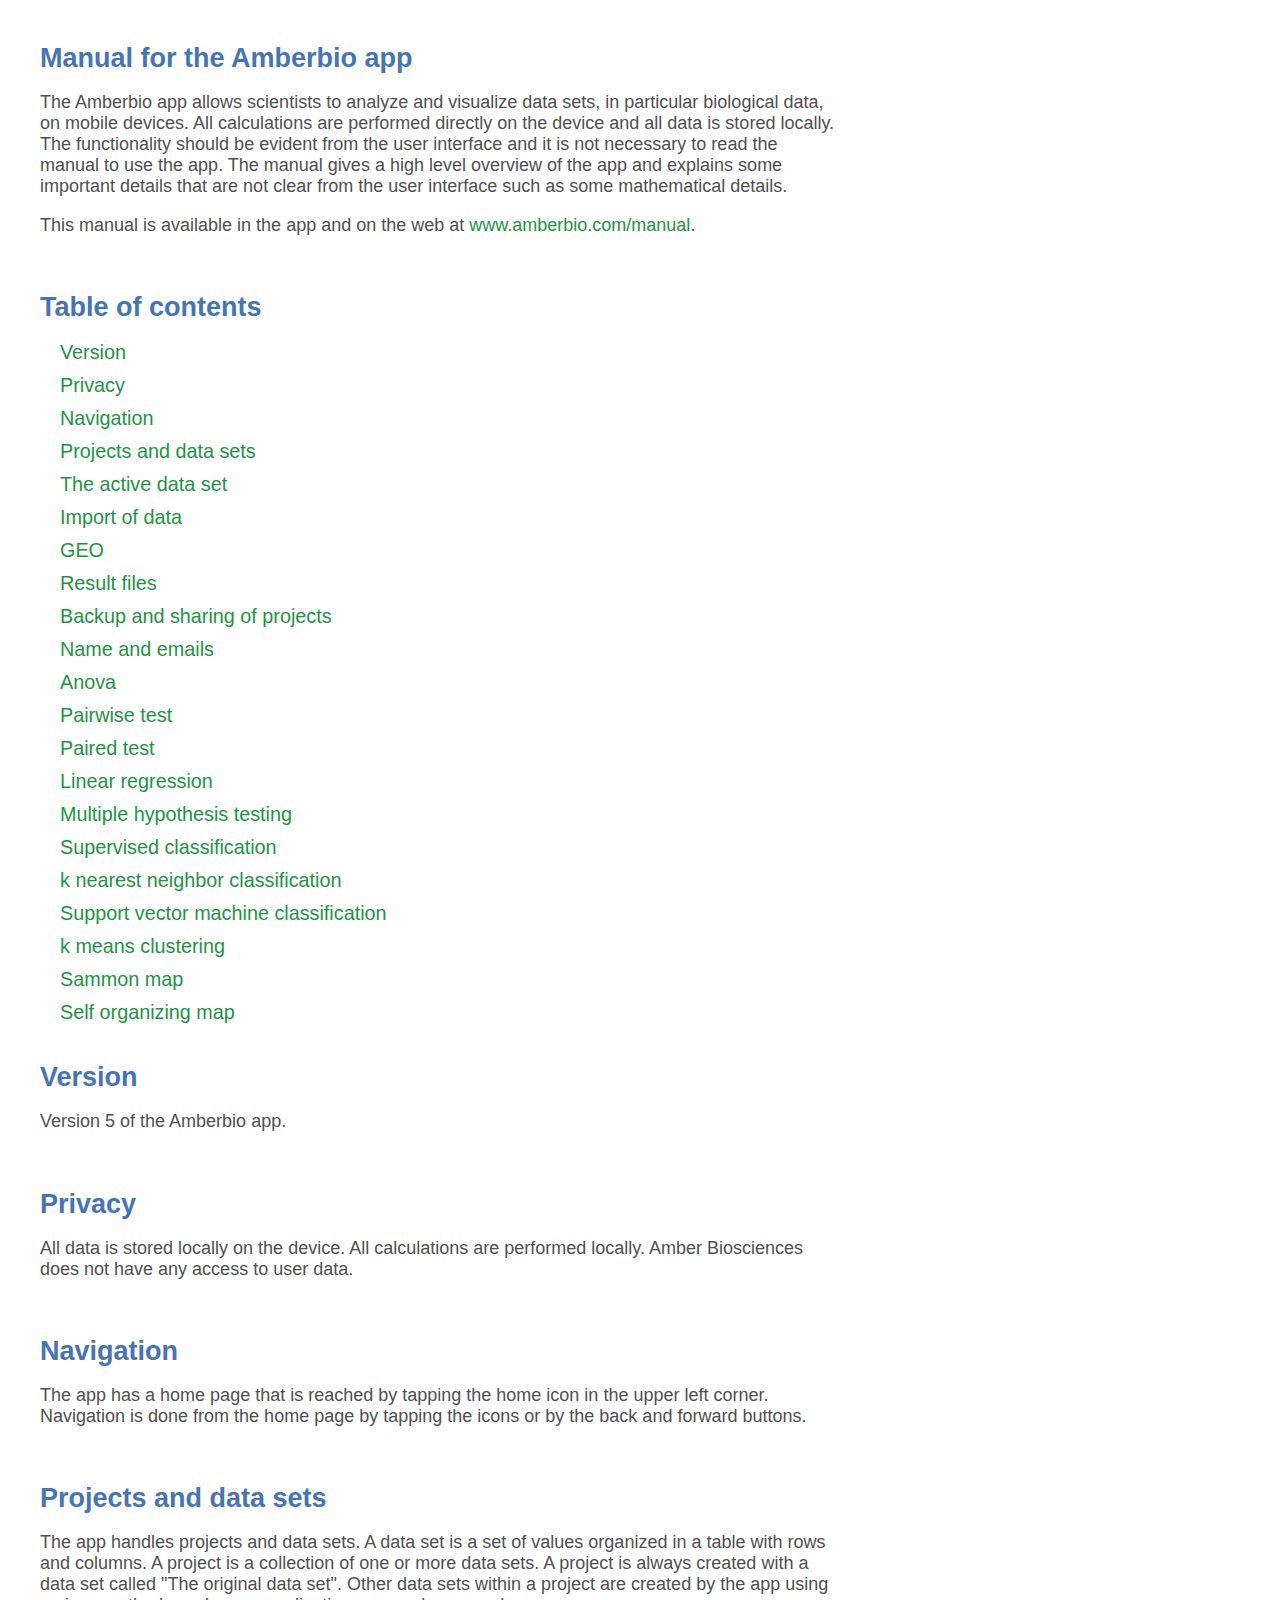
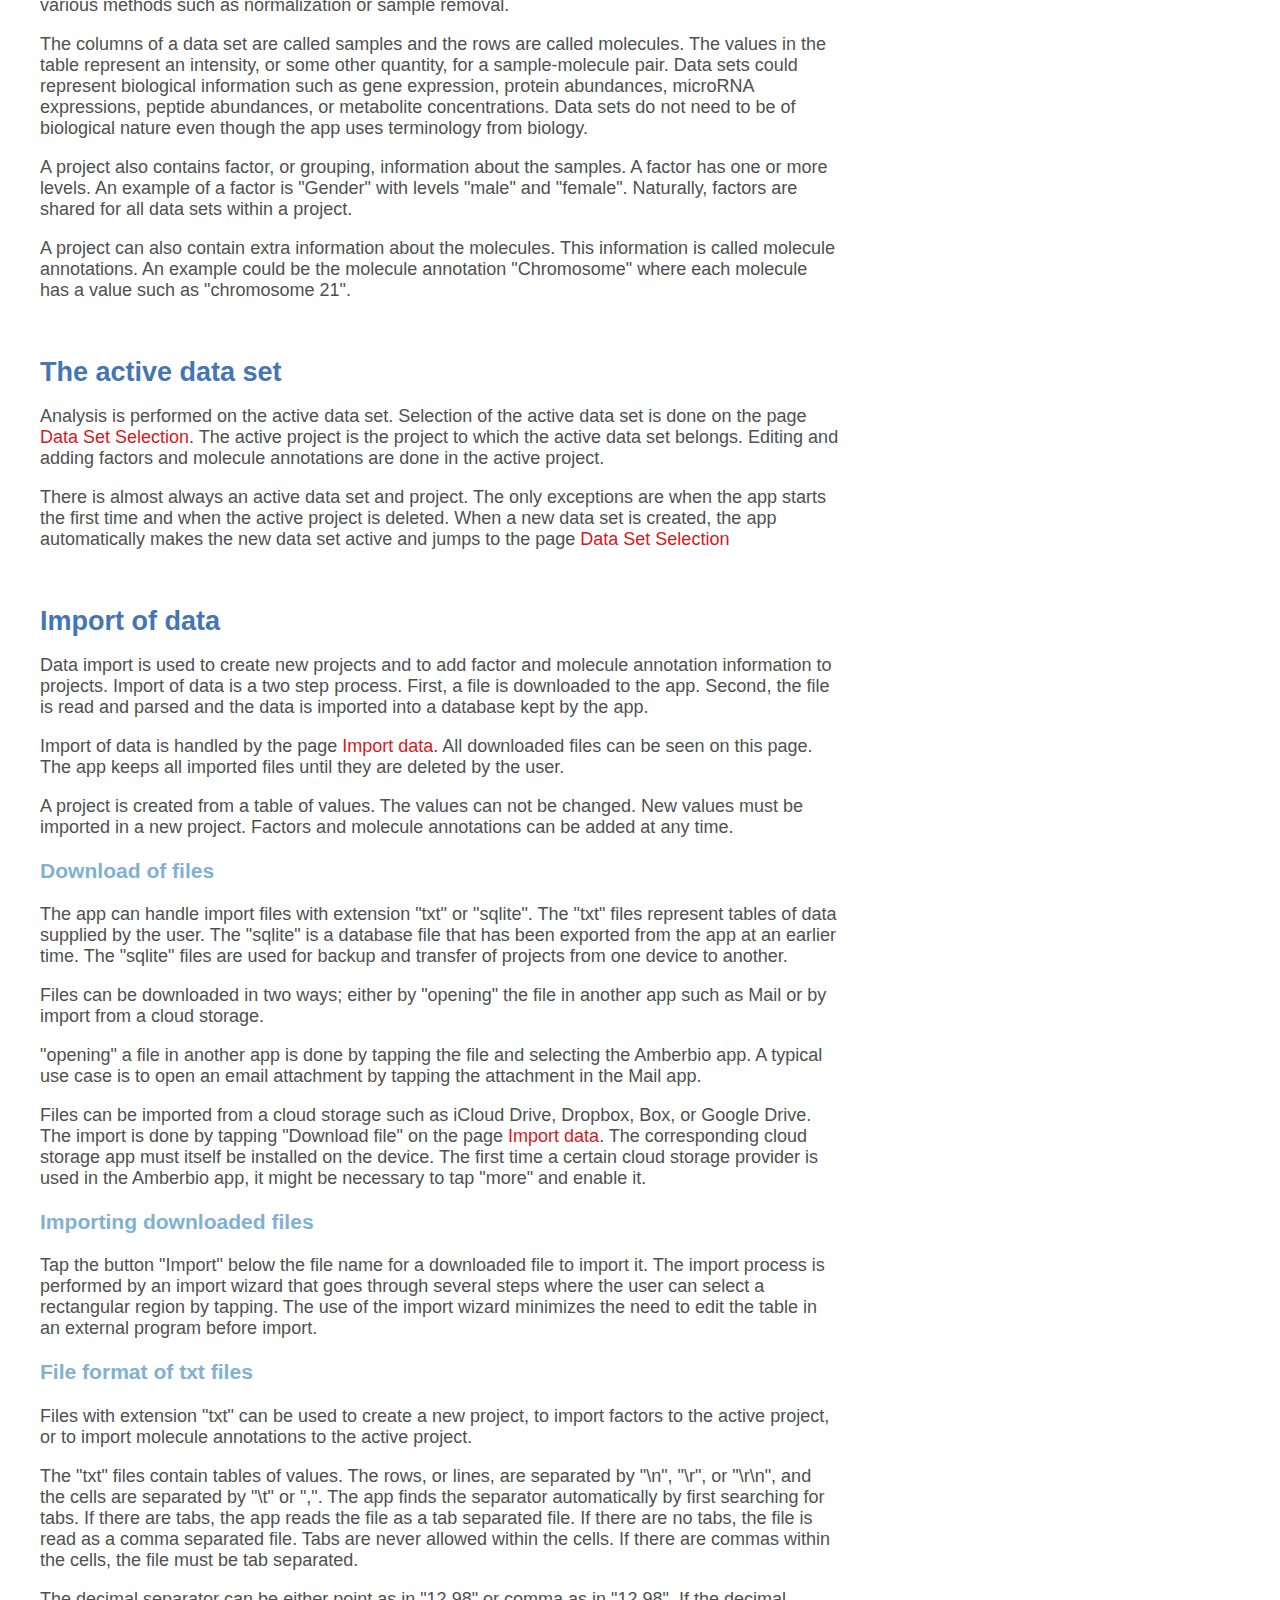
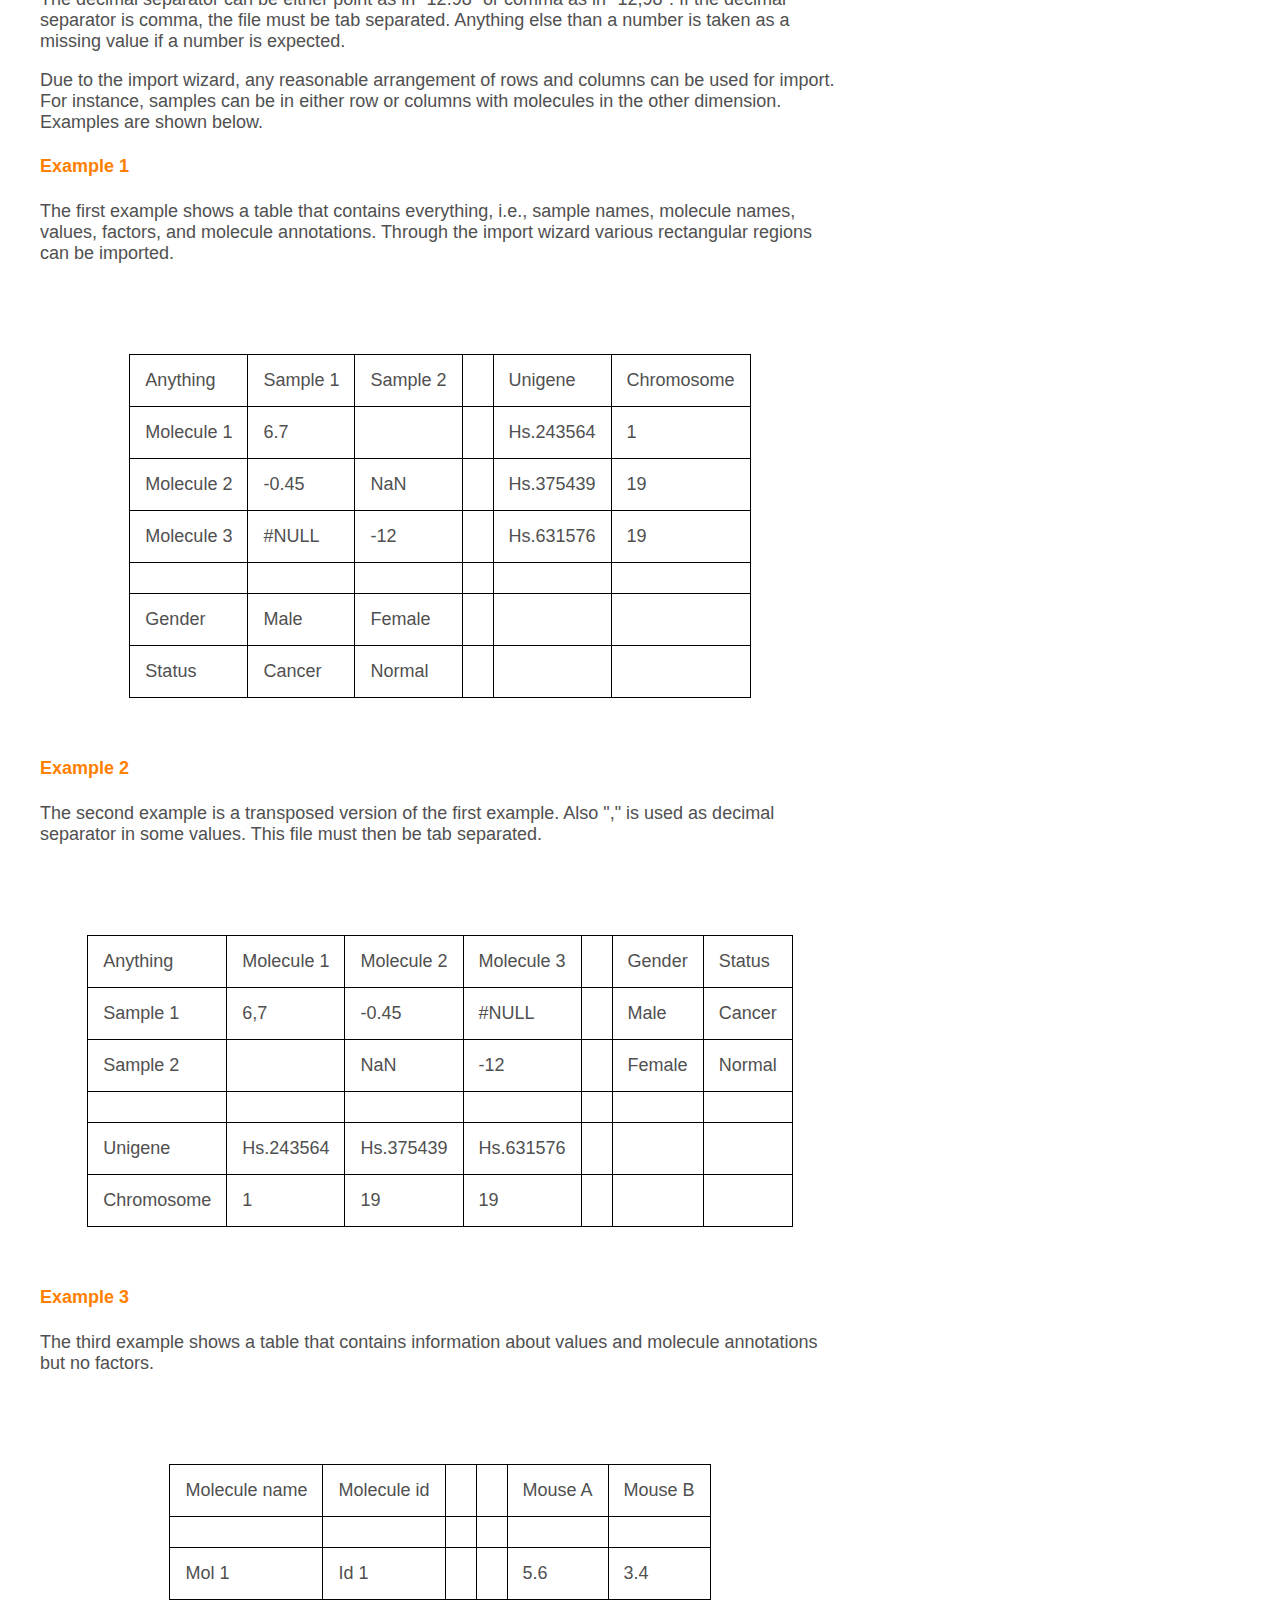
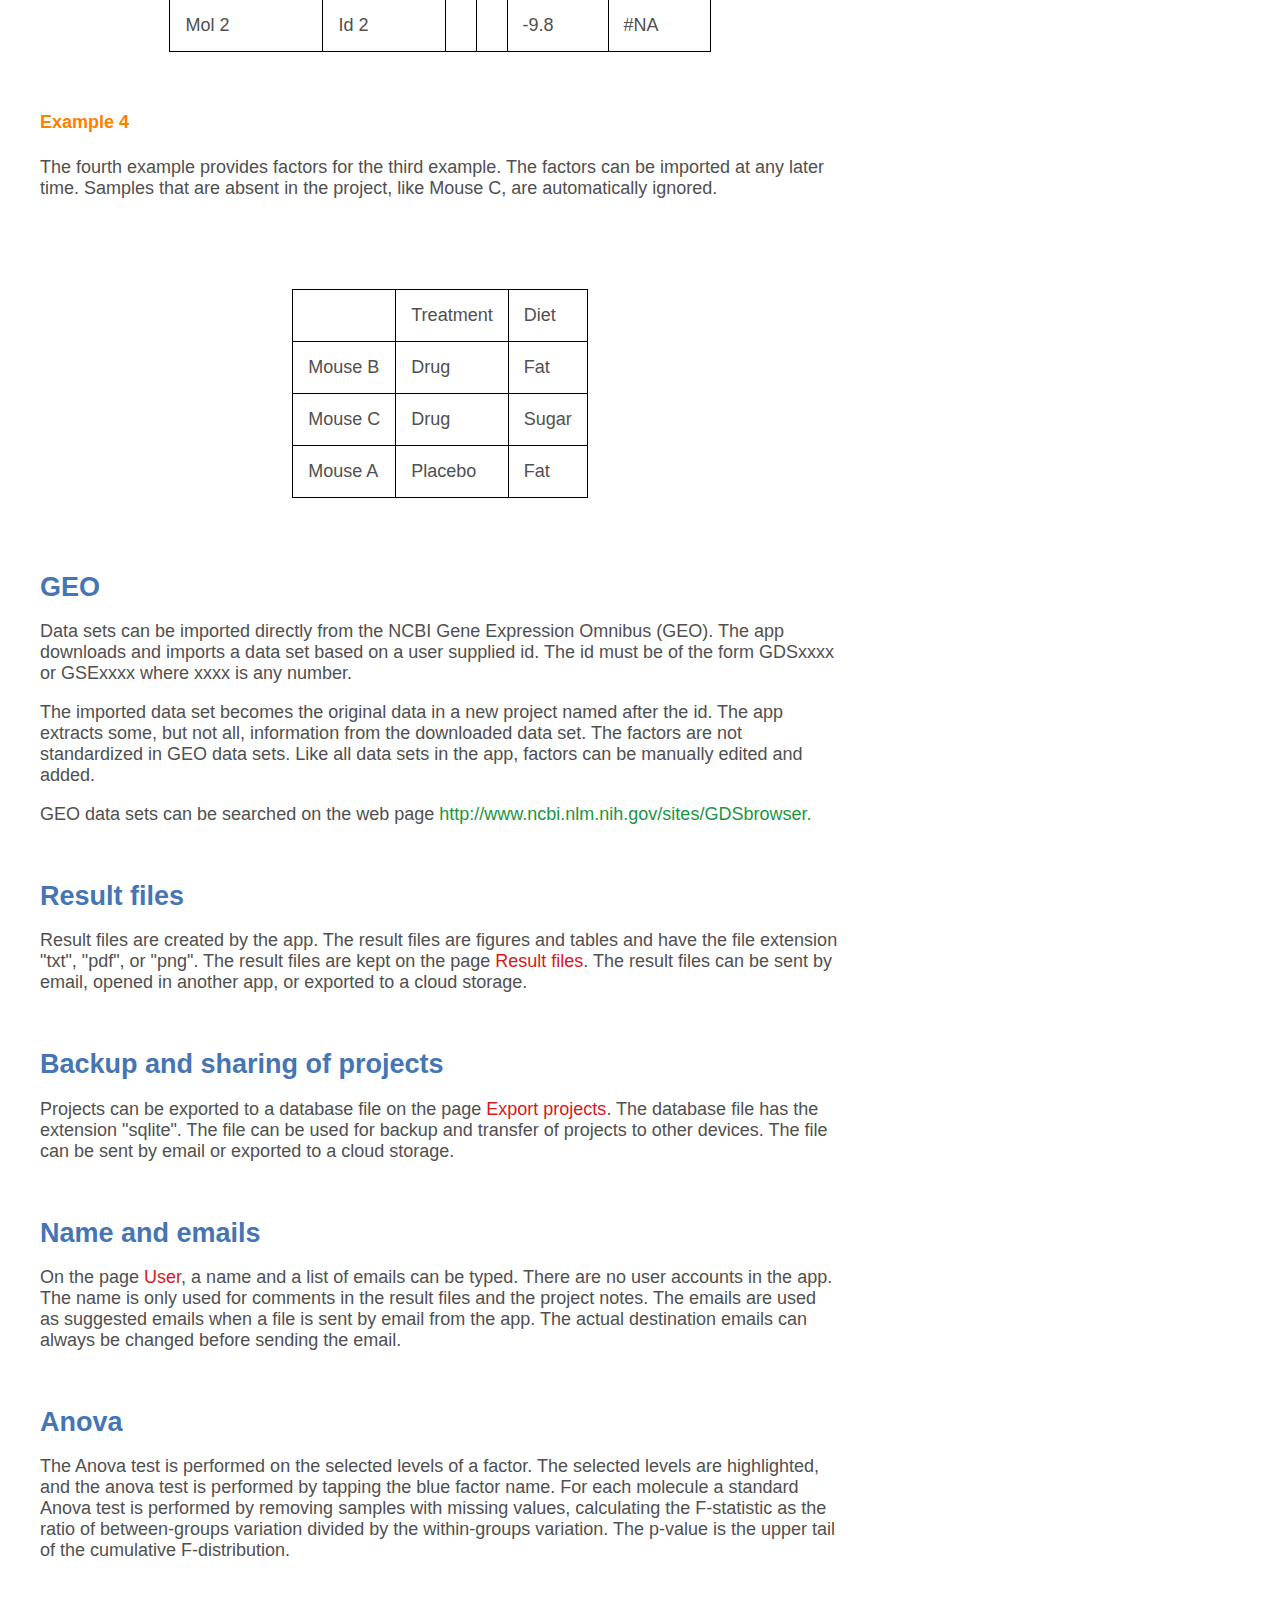
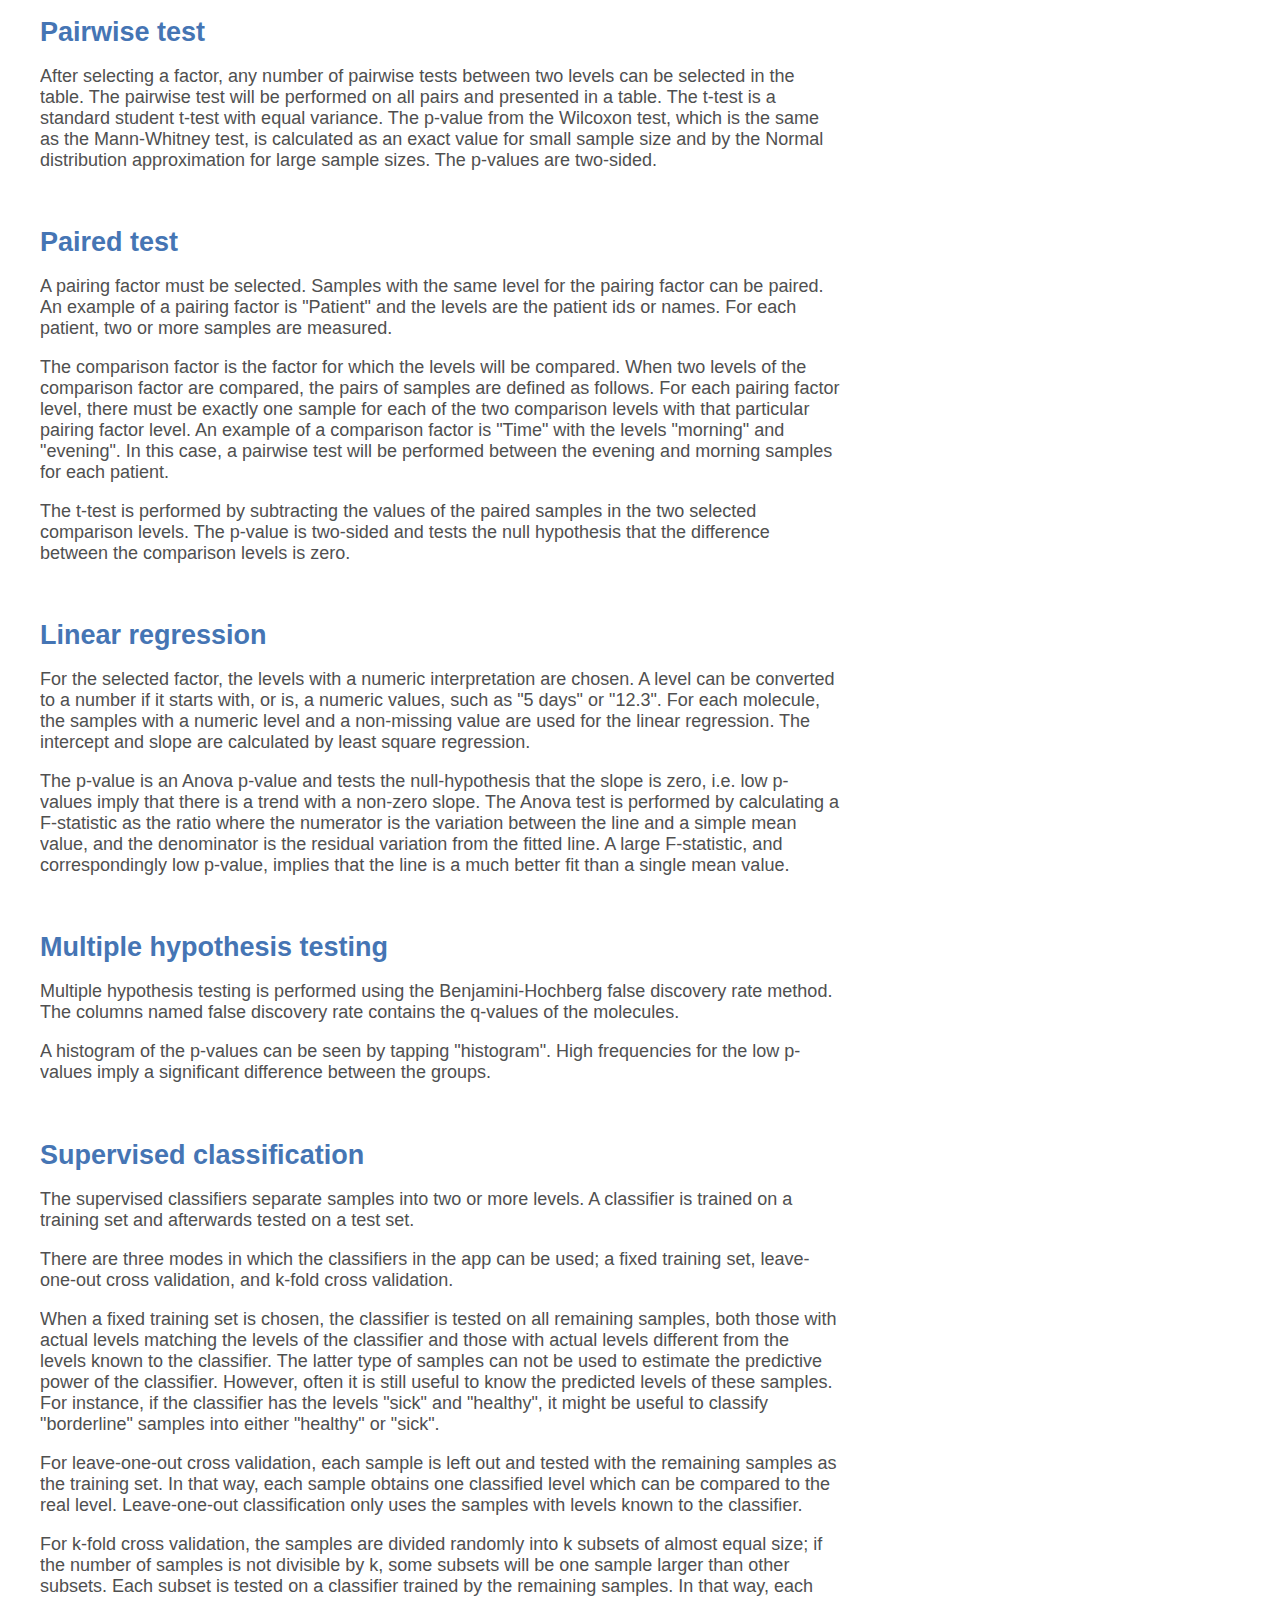
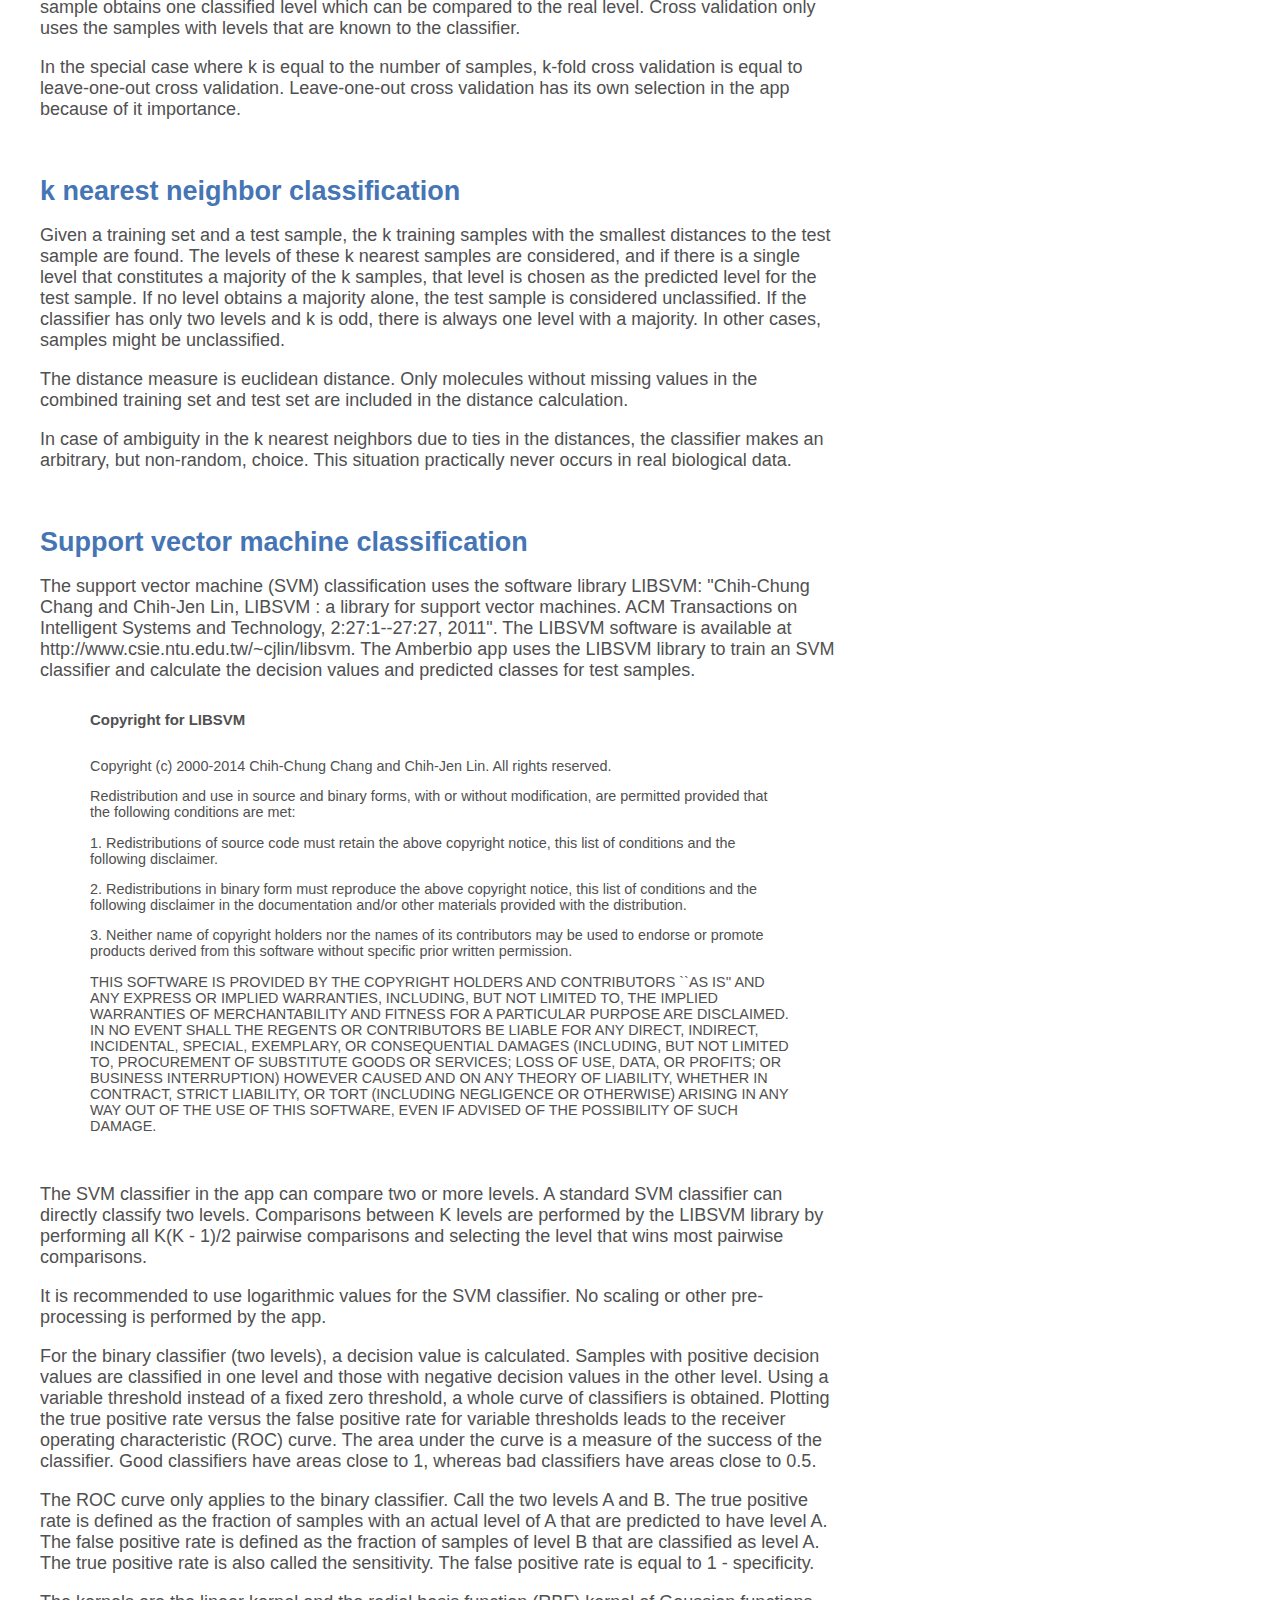
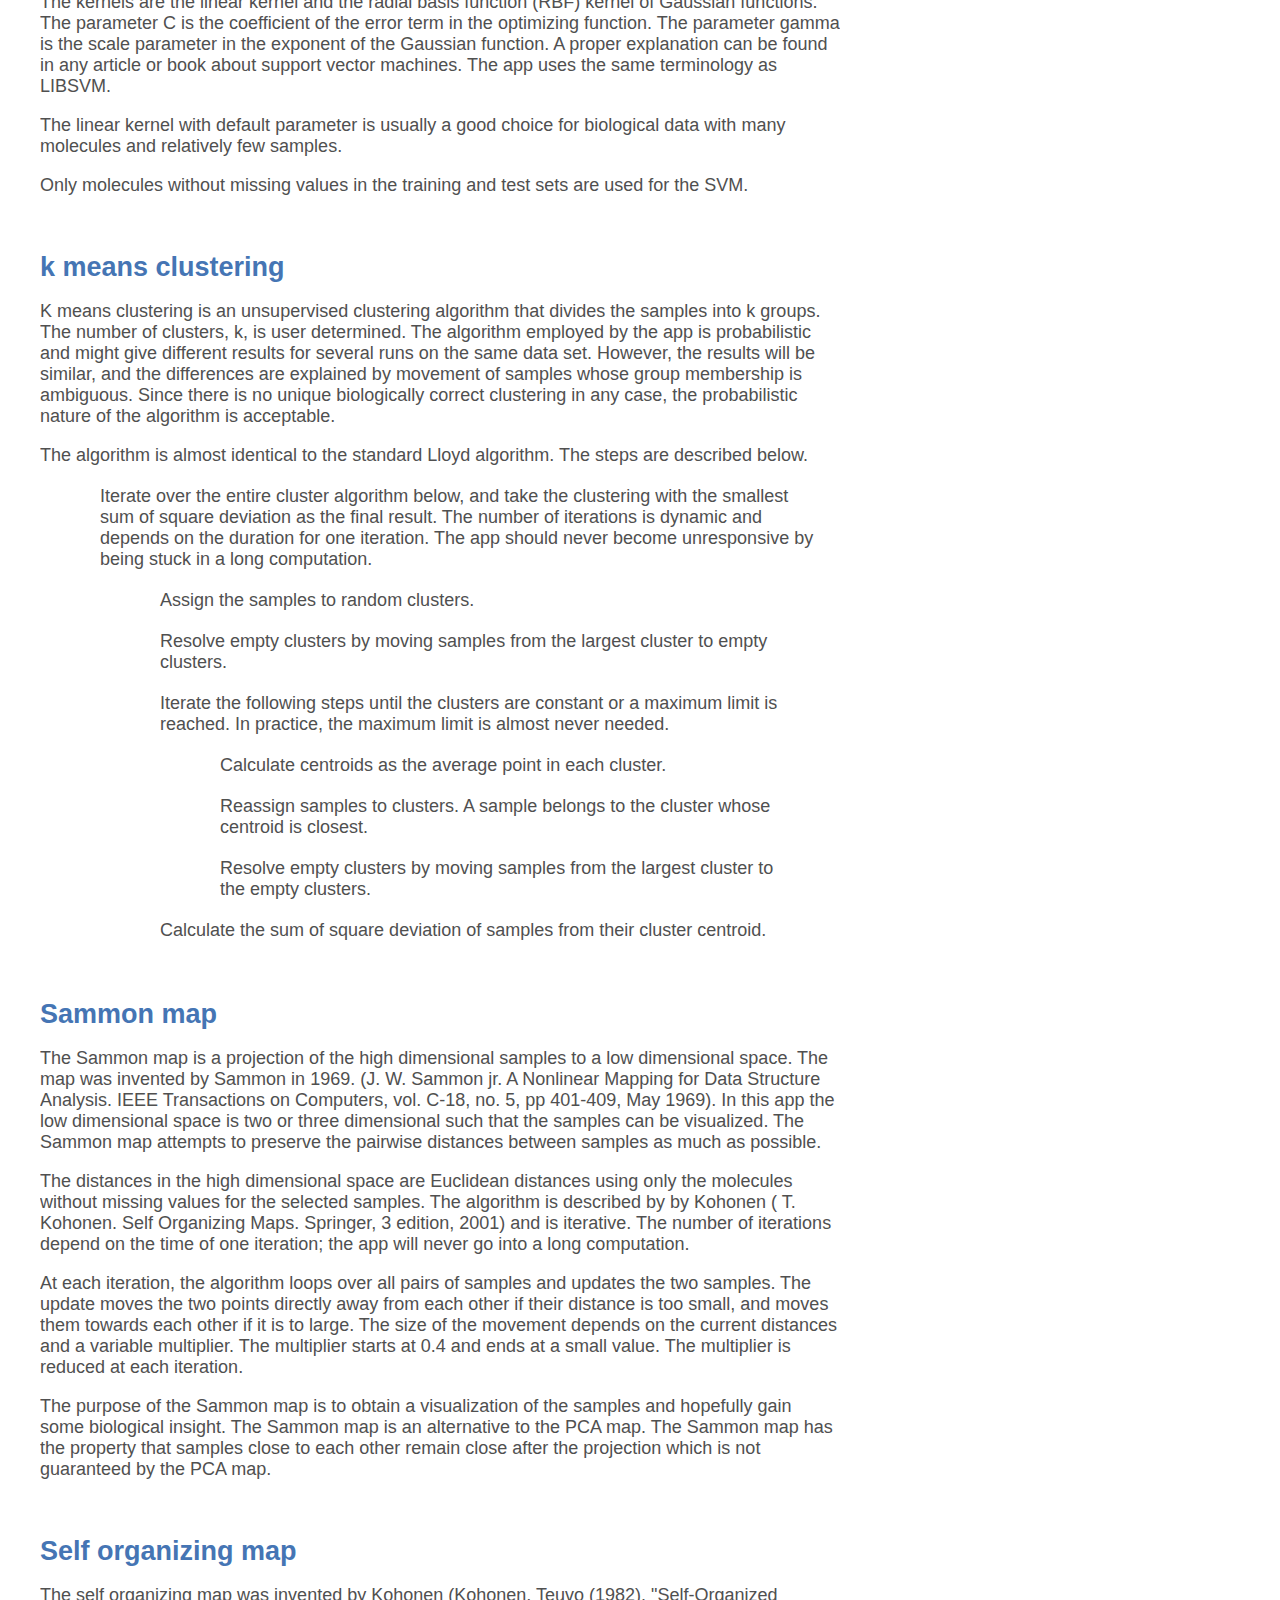
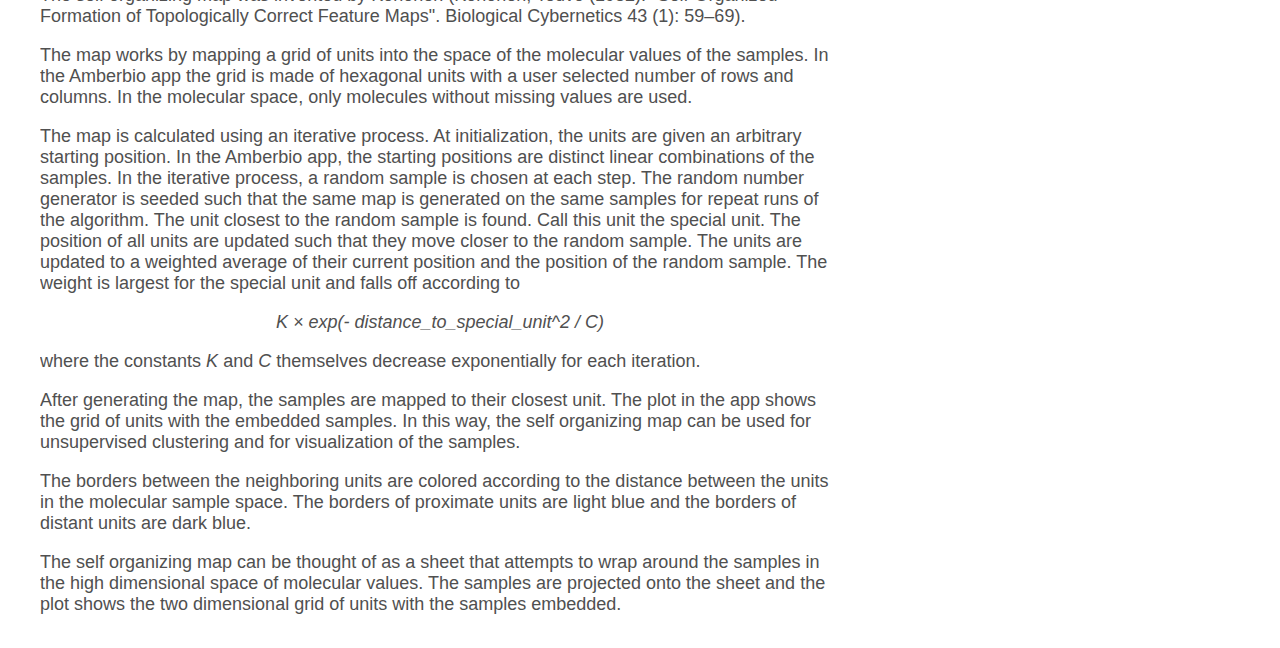
<file: manual/manual.html>
<!DOCTYPE html>
<html lang="en">
<head>
	<meta charset="utf-8" />
	<meta name="description" content="Amberbio app for data analysis.">
	<meta name="viewport" content="width=device-width, initial-scale=1, maximum-scale=1">
	<title>Amberbio</title>
        <link rel="icon" type="image/png" href="/favicon.png" />
	<link rel="stylesheet" href="index.css" type="text/css">
	<script>
	document.createElement('header');
	document.createElement('nav');
	document.createElement('article');
	document.createElement('section');
	</script>
</head>

<body>
<article>
  <section class="manual">
    <h1>Manual for the Amberbio app</h1>

    <p>
      The Amberbio app allows scientists to analyze and visualize data sets, in particular
      biological data, on mobile devices. All calculations are performed directly on the device and
      all data is stored locally. The functionality should be evident from the user interface and it
      is not necessary to read the manual to use the app. The manual gives a high level overview of
      the app and explains some important details that are not clear from the user interface such as
      some mathematical details.
    </p>
    <p>
      This manual is available in the app and on the web
      at <a href="http://www.amberbio.com/manual">www.amberbio.com/manual</a>.
    </p>
  </section>

  <section class="manual">
    <h1 id="table-of-contents">Table of contents</h1>

    <div class="table-of-content-link">
      <a href="#version">Version</a>
    </div>

    <div class="table-of-content-link">
      <a href="#privacy">Privacy</a>
    </div>

    <div class="table-of-content-link">
      <a href="#navigation">Navigation</a>
    </div>

    <div class="table-of-content-link">
      <a href="#projects-and-data-sets">Projects and data sets</a>
    </div>
    
    <div class="table-of-content-link">
      <a href="#the-active-data-set">The active data set</a>
    </div>

    <div class="table-of-content-link">
      <a href="#import-of-data">Import of data</a>
    </div>

    <div class="table-of-content-link">
      <a href="#geo">GEO</a>
    </div>

    <div class="table-of-content-link">
      <a href="#result-files">Result files</a>
    </div>

    <div class="table-of-content-link">
      <a href="#backup-and-sharing-of-projects">Backup and sharing of projects</a>
    </div>

    <div class="table-of-content-link">
      <a href="#name-and-emails">Name and emails</a>
    </div>

    <div class="table-of-content-link">
      <a href="#anova">Anova</a>
    </div>

    <div class="table-of-content-link">
      <a href="#pairwise-test">Pairwise test</a>
    </div>

    <div class="table-of-content-link">
      <a href="#paired-test">Paired test</a>
    </div>

    <div class="table-of-content-link">
      <a href="#linear-regression">Linear regression</a>
    </div>

    <div class="table-of-content-link">
      <a  href="#multiple-hypothesis-testing">Multiple hypothesis testing</a>
    </div>

    <div class="table-of-content-link">
      <a  href="#supervised-classification">Supervised classification</a>
    </div>

    <div class="table-of-content-link">
      <a  href="#knn">k nearest neighbor classification</a>
    </div>

    <div class="table-of-content-link">
      <a  href="#svm">Support vector machine classification</a>
    </div>

    <div class="table-of-content-link">
      <a  href="#k-means-clustering">k means clustering</a>
    </div>

    <div class="table-of-content-link">
      <a  href="#sammon">Sammon map</a>
    </div>

    <div class="table-of-content-link">
      <a href="#som">Self organizing map</a>
    </div>

  </section>

  <section class="manual" id="version">
    <h1><a href="#table-of-contents">Version</a></h1>
    <p>
      Version 5 of the Amberbio app.
    </p>
  </section>

  <section class="manual" id="privacy">
    <h1><a href="#table-of-contents">Privacy</a></h1>
    <p>
      All data is stored locally on the device. All calculations are performed locally. Amber
      Biosciences does not have any access to user data.
    </p>
  </section>

  <section class="manual" id="navigation">
    <h1><a href="#table-of-contents">Navigation</a></h1>
    <p>
      The app has a home page that is reached by tapping the home icon in the upper left
      corner. Navigation is done from the home page by tapping the icons or by the back and forward
      buttons.
    </p>
  </section>

  <section class="manual" id="projects-and-data-sets">
    <h1><a href="#table-of-contents">Projects and data sets</a></h1>
    <p>
      The app handles projects and data sets. A data set is a set of values organized in a table
      with rows and columns. A project is a collection of one or more data sets.  A project is
      always created with a data set called "The original data set".  Other data sets within a
      project are created by the app using various methods such as normalization or sample removal.
    </p>
    
    <p>
      The columns of a data set are called samples and the rows are called molecules. The values in
      the table represent an intensity, or some other quantity, for a sample-molecule pair. Data
      sets could represent biological information such as gene expression, protein abundances,
      microRNA expressions, peptide abundances, or metabolite concentrations. Data sets do not need
      to be of biological nature even though the app uses terminology from biology.
    </p>
   
    <p>
      A project also contains factor, or grouping, information about the samples. A factor has one
      or more levels. An example of a factor is "Gender" with levels "male" and "female". Naturally,
      factors are shared for all data sets within a project.
    </p>

    <p>
      A project can also contain extra information about the molecules. This information is called
      molecule annotations. An example could be the molecule annotation "Chromosome" where each
      molecule has a value such as "chromosome 21".
    </p>
  </section>

  <section class="manual" id="the-active-data-set">
    <h1><a href="#table-of-contents">The active data set</a></h1>
    <p>
      Analysis is performed on the active data set. Selection of the active data set is done on the
      page <span class="app-page">Data Set Selection</span>.  The active project is the project to
      which the active data set belongs. Editing and adding factors and molecule annotations are
      done in the active project.
    </p>

    <p>
     There is almost always an active data set and project. The only exceptions are when the app
     starts the first time and when the active project is deleted. When a new data set is created,
     the app automatically makes the new data set active and jumps to the
     page <span class="app-page">Data Set Selection</span>
    </p>
  </section>

  <section class="manual" id="import-of-data">
    <h1><a href="#table-of-contents">Import of data</a></h1>
    <p>
      Data import is used to create new projects and to add factor and molecule annotation
      information to projects. Import of data is a two step process. First, a file is downloaded to
      the app. Second, the file is read and parsed and the data is imported into a database kept by
      the app.
    </p>

    <p>
      Import of data is handled by the page <span class="app-page">Import data</span>. All
      downloaded files can be seen on this page.  The app keeps all imported files until they are
      deleted by the user.
    </p>

    <p>
      A project is created from a table of values. The values can not be changed. New values must be
      imported in a new project. Factors and molecule annotations can be added at any time.
    </p>

    <h3>Download of files</h3>
    <p>
      The app can handle import files with extension "txt" or "sqlite". The "txt" files represent tables of
      data supplied by the user. The "sqlite" is a database file that has been exported from the app
      at an earlier time. The "sqlite" files are used for backup and transfer of projects from one
      device to another.
    </p>

    <p>
      Files can be downloaded in two ways; either by "opening" the file in another app such as Mail
      or by import from a cloud storage.
    </p>

    <p>
      "opening" a file in another app is done by tapping the file and selecting the Amberbio app. A
      typical use case is to open an email attachment by tapping the attachment in the Mail app.
    </p>

    <p>
      Files can be imported from a cloud storage such as iCloud Drive, Dropbox, Box, or Google
      Drive. The import is done by tapping "Download file" on the page <span class="app-page">Import
      data</span>. The corresponding cloud storage app must itself be installed on the device. The
      first time a certain cloud storage provider is used in the Amberbio app, it might be necessary
      to tap "more" and enable it.
    </p>

    <h3>Importing downloaded files</h3>
    <p>
      Tap the button "Import" below the file name for a downloaded file to import it. The import
      process is performed by an import wizard that goes through several steps where the user can
      select a rectangular region by tapping. The use of the import wizard minimizes the need to
      edit the table in an external program before import.
    </p>

    <h3>File format of txt files</h3>
    <p>
      Files with extension "txt" can be used to create a new project, to import factors to the
      active project, or to import molecule annotations to the active project.
    </p>

    <p>
      The "txt" files contain tables of values. The rows, or lines, are separated by "\n", "\r", or
      "\r\n", and the cells are separated by "\t" or ",". The app finds the separator automatically by
      first searching for tabs. If there are tabs, the app reads the file as a tab separated
      file. If there are no tabs, the file is read as a comma separated file. Tabs are never allowed
      within the cells. If there are commas within the cells, the file must be tab separated. 
    </p>

    <p>
      The decimal separator can be either point as in "12.98" or comma as in "12,98". If the decimal
      separator is comma, the file must be tab separated. Anything else than a number is taken as a
      missing value if a number is expected.
    </p>

    <p>
      Due to the import wizard, any reasonable arrangement of rows and columns can be used for
      import. For instance, samples can be in either row or columns with molecules in the other dimension. 
      Examples are shown below.
    </p>

    <h4>Example 1</h4>
    
    <p>
      The first example shows a table that contains everything, i.e., sample names, molecule names, values, factors, and molecule annotations.
      Through the import wizard various rectangular regions can be imported.
    </p>
    
    <div class="table-wrapper">
      <table>
	<tr>
          <td>Anything</td>
          <td>Sample 1</td>
          <td>Sample 2</td>
	  <td></td>
	  <td>Unigene</td>
	  <td>Chromosome</td>
	</tr>
	<tr>
          <td>Molecule 1</td>
          <td>6.7</td>
          <td></td>
	  <td></td>
	  <td>Hs.243564</td>
	  <td>1</td>
	</tr>
	<tr>
          <td>Molecule 2</td>
          <td>-0.45</td>
          <td>NaN</td>
	  <td></td>
	  <td>Hs.375439</td>
	  <td>19</td>
	</tr>
	<tr>
          <td>Molecule 3</td>
          <td>#NULL</td>
          <td>-12</td>
	  <td></td>
	  <td>Hs.631576</td>
	  <td>19</td>
	</tr>
	<tr>
          <td></td>
          <td></td>
          <td></td>
	  <td></td>
	  <td></td>
	  <td></td>
	</tr>
	<tr>
          <td>Gender</td>
          <td>Male</td>
          <td>Female</td>
	  <td></td>
	  <td></td>
	  <td></td>
	</tr>
	<tr>
          <td>Status</td>
          <td>Cancer</td>
          <td>Normal</td>
	  <td></td>
	  <td></td>
	  <td></td>
	</tr>
      </table>
    </div>

    <h4>Example 2</h4>
    
    <p>
      The second example is a transposed version of the first example. Also "," is used as decimal
      separator in some values. This file must then be tab separated.
    </p>

    <div class="table-wrapper">
      <table>
	<tr>
          <td>Anything</td>
          <td>Molecule 1</td>
          <td>Molecule 2</td>
          <td>Molecule 3</td>
          <td></td>
          <td>Gender</td>
          <td>Status</td>
	</tr>
	<tr>
          <td>Sample 1</td>
          <td>6,7</td>
          <td>-0.45</td>
          <td>#NULL</td>
          <td></td>
          <td>Male</td>
          <td>Cancer</td>
	</tr>
	<tr>
          <td>Sample 2</td>
          <td></td>
          <td>NaN</td>
          <td>-12</td>
	  <td></td>
          <td>Female</td>
          <td>Normal</td>
	</tr>
	<tr>
	  <td></td>
	  <td></td>
          <td></td>
	  <td></td>
	  <td></td>
	  <td></td>
	  <td></td>
	</tr>
	<tr>
	  <td>Unigene</td>
	  <td>Hs.243564</td>
	  <td>Hs.375439</td>
	  <td>Hs.631576</td>
	  <td></td>
	  <td></td>
	  <td></td>
	</tr>
	<tr>
	  <td>Chromosome</td>
	  <td>1</td>
	  <td>19</td>
	  <td>19</td>
	  <td></td>
	  <td></td>
	  <td></td>
	</tr>
      </table>
    </div>

    <h4>Example 3</h4>

    <p>
      The third example shows a table that contains information about values and molecule
      annotations but no factors.
    </p>

    <div class="table-wrapper">
      <table>
	<tr>
	  <td>Molecule name</td>
	  <td>Molecule id</td>
	  <td></td>
	  <td></td>
	  <td>Mouse A</td>
	  <td>Mouse B</td>
	</tr>
	<tr>
	  <td></td>
	  <td></td>
	  <td></td>
	  <td></td>
	  <td></td>
	  <td></td>
	</tr>
	<tr>
	  <td>Mol 1</td>
	  <td>Id 1</td>
	  <td></td>
	  <td></td>
	  <td>5.6</td>
	  <td>3.4</td>
	</tr>
	<tr>
	  <td>Mol 2</td>
	  <td>Id 2</td>
	  <td></td>
	  <td></td>
	  <td>-9.8</td>
	  <td>#NA</td>
	</tr>
      </table>
    </div>

    <h4>Example 4</h4>

    <p>
      The fourth example provides factors for the third example. The factors can be imported at any
      later time. Samples that are absent in the project, like Mouse C, are automatically ignored.
    </p>

    <div class="table-wrapper">
      <table>
	<tr>
	  <td></td>
	  <td>Treatment</td>
	  <td>Diet</td>
	</tr>
	<tr>
	<tr>
	  <td>Mouse B</td>
	  <td>Drug</td>
	  <td>Fat</td>
	</tr>
	<tr>
	  <td>Mouse C</td>
	  <td>Drug</td>
	  <td>Sugar</td>
	</tr>
	<tr>
	  <td>Mouse A</td>
	  <td>Placebo</td>
	  <td>Fat</td>
	</tr>
      </table>
    </div>
  </section>

  <section class="manual" id="geo">
    <h1><a href="#table-of-contents">GEO</a></h1>
    <p>
      Data sets can be imported directly from the NCBI Gene Expression Omnibus (GEO). The app
      downloads and imports a data set based on a user supplied id. The id must be of the form
      GDSxxxx or GSExxxx where xxxx is any number. 
    </p>

    <p>
      The imported data set becomes the original data in a new project named after the id. The app
      extracts some, but not all, information from the downloaded data set. The factors are not
      standardized in GEO data sets. Like all data sets in the app, factors can be manually edited
      and added.
    </p>

    <p>
      GEO data sets can be searched on the web page
      <a href="http://www.ncbi.nlm.nih.gov/sites/GDSbrowser">http://www.ncbi.nlm.nih.gov/sites/GDSbrowser.</a>
    </p>
  </section>

  <section class="manual" id="result-files">
    <h1><a href="#table-of-contents">Result files</a></h1>
    <p>
      Result files are created by the app. The result files are figures and tables and have the file
      extension "txt", "pdf", or "png".  The result files are kept on the page
      <span class="app-page">Result files</span>. The result files can be sent by email, opened in
      another app, or exported to a cloud storage.
    </p>
  </section>

  <section class="manual" id="backup-and-sharing-of-projects">
    <h1><a href="#table-of-contents">Backup and sharing of projects</a></h1>
    <p>
      Projects can be exported to a database file on the page <span class="app-page">Export
      projects</span>. The database file has the extension "sqlite". The file can be used for backup
      and transfer of projects to other devices. The file can be sent by email or exported to a
      cloud storage.
    </p>
  </section>

  <section class="manual" id="name-and-emails">
    <h1><a href="#table-of-contents">Name and emails</a></h1>
    <p>
      On the page <span class="app-page">User</span>, a name and a list of emails can be
      typed. There are no user accounts in the app. The name is only used for comments in the result
      files and the project notes. The emails are used as suggested emails when a file is sent by
      email from the app. The actual destination emails can always be changed before sending the
      email.
    </p>
  </section>

  <section class="manual" id="anova">
    <h1><a href="#table-of-contents">Anova</a></h1>
    <p>
      The Anova test is performed on the selected levels of a factor. The selected levels are
      highlighted, and the anova test is performed by tapping the blue factor name. For each
      molecule a standard Anova test is performed by removing samples with missing values,
      calculating the F-statistic as the ratio of between-groups variation divided by the
      within-groups variation. The p-value is the upper tail of the cumulative F-distribution.
    </p>
  </section>

  <section class="manual" id="pairwise-test">
    <h1><a href="#table-of-contents">Pairwise test</a></h1>
    <p>
      After selecting a factor, any number of pairwise tests between two levels can be selected in
      the table. The pairwise test will be performed on all pairs and presented in a table. The
      t-test is a standard student t-test with equal variance. The p-value from the Wilcoxon test,
      which is the same as the Mann-Whitney test, is calculated as an exact value for small sample
      size and by the Normal distribution approximation for large sample sizes.  The p-values are
      two-sided.
    </p>
  </section>

  <section class="manual" id="paired-test">
    <h1><a href="#table-of-contents">Paired test</a></h1>
    <p>
      A pairing factor must be selected. Samples with the same level for the pairing factor can be
      paired.  An example of a pairing factor is "Patient" and the levels are the patient ids or
      names. For each patient, two or more samples are measured.
    </p>

    <p>
      The comparison factor is the factor for which the levels will be compared. When two levels of
      the comparison factor are compared, the pairs of samples are defined as follows. For each
      pairing factor level, there must be exactly one sample for each of the two comparison levels
      with that particular pairing factor level. An example of a comparison factor is "Time" with
      the levels "morning" and "evening". In this case, a pairwise test will be performed between
      the evening and morning samples for each patient.
    </p>

    <p>
      The t-test is performed by subtracting the values of the paired samples in the two selected
      comparison levels. The p-value is two-sided and tests the null hypothesis that the difference
      between the comparison levels is zero.
    </p>
  </section>

  <section class="manual" id="linear-regression">
    <h1><a href="#table-of-contents">Linear regression</a></h1>
    <p>
      For the selected factor, the levels with a numeric interpretation are chosen. A level can be
      converted to a number if it starts with, or is, a numeric values, such as "5 days" or
      "12.3". For each molecule, the samples with a numeric level and a non-missing value are used
      for the linear regression. The intercept and slope are calculated by least square
      regression.
    </p>

    <p>
      The p-value is an Anova p-value and tests the null-hypothesis that the slope is zero, i.e. low
      p-values imply that there is a trend with a non-zero slope. The Anova test is performed by
      calculating a F-statistic as the ratio where the numerator is the variation between the line
      and a simple mean value, and the denominator is the residual variation from the fitted line. A
      large F-statistic, and correspondingly low p-value, implies that the line is a much better fit
      than a single mean value.
    </p>
  </section>

  <section class="manual" id="multiple-hypothesis-testing">
    <h1><a href="#table-of-contents">Multiple hypothesis testing</a></h1>
    <p>
      Multiple hypothesis testing is performed using the Benjamini-Hochberg false discovery rate
      method. The columns named false discovery rate contains the q-values of the molecules.
    </p>

    <p>
      A histogram of the p-values can be seen by tapping "histogram". High frequencies for the low
      p-values imply a significant difference between the groups.
    </p>
  </section>

   <section class="manual" id="supervised-classification">
     <h1><a href="#table-of-contents">Supervised classification</a></h1>
     <p>
     The supervised classifiers separate samples into two or more levels. A classifier is
     trained on a training set and afterwards tested on a test set.
     </p>

     <p>
       There are three modes in which the classifiers in the app can be used; a fixed training set,
       leave-one-out cross validation, and k-fold cross validation.
     </p>

     <p>
       When a fixed training set is chosen, the classifier is tested on all remaining samples, both
       those with actual levels matching the levels of the classifier and those with actual levels
       different from the levels known to the classifier. The latter type of samples can not be used
       to estimate the predictive power of the classifier. However, often it is still useful to know
       the predicted levels of these samples. For instance, if the classifier has the levels "sick"
       and "healthy", it might be useful to classify "borderline" samples into either "healthy" or
       "sick".
    </p>

     <p>
       For leave-one-out cross validation, each sample is left out and tested with the remaining
       samples as the training set. In that way, each sample obtains one classified level which can
       be compared to the real level. Leave-one-out classification only uses the samples with levels
       known to the classifier.
     </p>

     <p>
       For k-fold cross validation, the samples are divided randomly into k subsets of almost
       equal size; if the number of samples is not divisible by k, some subsets will be one sample
       larger than other subsets.  Each subset is tested on a classifier trained by the remaining
       samples. In that way, each sample obtains one classified level which can be compared to the
       real level. Cross validation only uses the samples with levels that are known to the
       classifier.
     </p>

     <p>
       In the special case where k is equal to the number of samples, k-fold cross validation is
       equal to leave-one-out cross validation. Leave-one-out cross validation has its own selection
       in the app because of it importance.
     </p>
   </section>
    
  <section class="manual" id="knn">
    <h1><a href="#table-of-contents">k nearest neighbor classification</a></h1>
    <p>
      Given a training set and a test sample, the k training samples with the smallest distances to
      the test sample are found. The levels of these k nearest samples are considered, and if there
      is a single level that constitutes a majority of the k samples, that level is chosen as the
      predicted level for the test sample. If no level obtains a majority alone, the test sample is
      considered unclassified. If the classifier has only two levels and k is odd, there is always
      one level with a majority. In other cases, samples might be unclassified.
    </p>

    <p>
      The distance measure is euclidean distance. Only molecules without missing values in the
      combined training set and test set are included in the distance calculation.
    </p>

    <p>
      In case of ambiguity in the k nearest neighbors due to ties in the distances, the classifier
      makes an arbitrary, but non-random, choice. This situation practically never occurs in real
      biological data.
    </p>
  </section>

  <section class="manual" id="svm">
    <h1><a href="#table-of-contents">Support vector machine classification</a></h1>
    <p>
      The support vector machine (SVM) classification uses the software library LIBSVM: "Chih-Chung
      Chang and Chih-Jen Lin, LIBSVM : a library for support vector machines. ACM Transactions on
      Intelligent Systems and Technology, 2:27:1--27:27, 2011". The LIBSVM software is available at
      http://www.csie.ntu.edu.tw/~cjlin/libsvm. The Amberbio app uses the LIBSVM library to train
      an SVM classifier and calculate the decision values and predicted classes for test samples.
    </p>
      
    <h5 class="copyright-header">Copyright for LIBSVM</h5>
      
    <div class="copyright">
      <p>
	Copyright (c) 2000-2014 Chih-Chung Chang and Chih-Jen Lin. All rights reserved.
      </p>

      <p>
	Redistribution and use in source and binary forms, with or without modification, are
	permitted provided that the following conditions are met:
      </p>

      <p>
	1. Redistributions of source code must retain the above copyright notice, this list of
	conditions and the following disclaimer.
      </p>

      <p>
	2. Redistributions in binary form must reproduce the above copyright notice, this list of
	conditions and the following disclaimer in the documentation and/or other materials
	provided with the distribution.
      </p>

      <p>
	3. Neither name of copyright holders nor the names of its contributors may be used to
	endorse or promote products derived from this software without specific prior written
	permission.
      </p>

      <p>
	THIS SOFTWARE IS PROVIDED BY THE COPYRIGHT HOLDERS AND CONTRIBUTORS ``AS IS'' AND ANY
	EXPRESS OR IMPLIED WARRANTIES, INCLUDING, BUT NOT LIMITED TO, THE IMPLIED WARRANTIES OF
	MERCHANTABILITY AND FITNESS FOR A PARTICULAR PURPOSE ARE DISCLAIMED.  IN NO EVENT SHALL THE
	REGENTS OR CONTRIBUTORS BE LIABLE FOR ANY DIRECT, INDIRECT, INCIDENTAL, SPECIAL, EXEMPLARY,
	OR CONSEQUENTIAL DAMAGES (INCLUDING, BUT NOT LIMITED TO, PROCUREMENT OF SUBSTITUTE GOODS OR
	SERVICES; LOSS OF USE, DATA, OR PROFITS; OR BUSINESS INTERRUPTION) HOWEVER CAUSED AND ON ANY
	THEORY OF LIABILITY, WHETHER IN CONTRACT, STRICT LIABILITY, OR TORT (INCLUDING NEGLIGENCE OR
	OTHERWISE) ARISING IN ANY WAY OUT OF THE USE OF THIS SOFTWARE, EVEN IF ADVISED OF THE
	POSSIBILITY OF SUCH DAMAGE.
      </p>
	
    </div>
    
    <p>
      The SVM classifier in the app can compare two or more levels. A standard SVM classifier can
      directly classify two levels. Comparisons between K levels are performed by the LIBSVM library
      by performing all K(K - 1)/2 pairwise comparisons and selecting the level that wins most
      pairwise comparisons.
    </p>

    <p>
      It is recommended to use logarithmic values for the SVM classifier. No scaling or other
      pre-processing is performed by the app.
    </p>

    <p>
      For the binary classifier (two levels), a decision value is calculated. Samples with positive
      decision values are classified in one level and those with negative decision values in the
      other level. Using a variable threshold instead of a fixed zero threshold, a whole curve of
      classifiers is obtained. Plotting the true positive rate versus the false positive rate for
      variable thresholds leads to the receiver operating characteristic (ROC) curve. The area under
      the curve is a measure of the success of the classifier. Good classifiers have areas close to
      1, whereas bad classifiers have areas close to 0.5.
    </p>

    <p>
      The ROC curve only applies to the binary classifier. Call the two levels A and B. The true
      positive rate is defined as the fraction of samples with an actual level of A that are
      predicted to have level A.  The false positive rate is defined as the fraction of samples of
      level B that are classified as level A. The true positive rate is also called the
      sensitivity. The false positive rate is equal to 1 - specificity.
    </p>

    <p>
      The kernels are the linear kernel and the radial basis function (RBF) kernel of Gaussian
      functions. The parameter C is the coefficient of the error term in the optimizing
      function. The parameter gamma is the scale parameter in the exponent of the Gaussian function.
      A proper explanation can be found in any article or book about support vector machines. The
      app uses the same terminology as LIBSVM.
    </p>

    <p>
      The linear kernel with default parameter is usually a good choice for biological data with
      many molecules and relatively few samples.
    </p>

    <p>
      Only molecules without missing values in the training and test sets are used for the SVM.
    </p>
  </section>

  <section class="manual" id="k-means-clustering">
    <h1><a href="#table-of-contents">k means clustering</a></h1>
    <p>
      K means clustering is an unsupervised clustering algorithm that divides the samples into k
      groups. The number of clusters, k, is user determined. The algorithm employed by the app is
      probabilistic and might give different results for several runs on the same data set. However,
      the results will be similar, and the differences are explained by movement of samples whose
      group membership is ambiguous. Since there is no unique biologically correct clustering in
      any case, the probabilistic nature of the algorithm is acceptable.
    </p>

    <p>
      The algorithm is almost identical to the standard Lloyd algorithm. The steps are described below.
    </p>

    <ul style="list-style-type:none">
      <li>
	Iterate over the entire cluster algorithm below, and take the clustering with the smallest
	sum of square deviation as the final result.  The number of iterations is dynamic and
	depends on the duration for one iteration. The app should never become unresponsive by being
	stuck in a long computation.
      </li>

      <li>
	<ul style="list-style-type:none">
	  <li>Assign the samples to random clusters.</li>
	  <li>Resolve empty clusters by moving samples from the largest cluster to empty clusters.</li>
	  <li>Iterate the following steps until the clusters are constant or a maximum limit is reached. In practice, the maximum limit is almost never needed.</li>
	  <li>
	    <ul style="list-style-type:none">
	      <li>Calculate centroids as the average point in each cluster.</li>
	      <li>Reassign samples to clusters. A sample belongs to the cluster whose centroid is closest.</li>
	      <li>Resolve empty clusters by moving samples from the largest cluster to the empty clusters.
	    </ul>
	  </li>
	  <li>Calculate the sum of square deviation of samples from their cluster centroid.</li>
	</ul>
      </li>
    </ul>
  </section>

  <section class="manual" id="sammon">
        <h1><a href="#table-of-contents">Sammon map</a></h1>
	<p>
	  The Sammon map is a projection of the high dimensional samples to a low dimensional space.
	  The map was invented by Sammon in 1969. (J. W. Sammon jr. A Nonlinear Mapping for Data
	  Structure Analysis. IEEE Transactions on Computers, vol. C-18, no. 5, pp 401-409, May
	  1969). In this app the low dimensional space is two or three dimensional such that the
	  samples can be visualized. The Sammon map attempts to preserve the pairwise distances
	  between samples as much as possible.
	</p>

	<p>
	  The distances in the high dimensional space are Euclidean distances using only the
	  molecules without missing values for the selected samples. The algorithm is described by
	  by Kohonen ( T. Kohonen. Self Organizing Maps. Springer, 3 edition, 2001) and is
	  iterative. The number of iterations depend on the time of one iteration; the app will never
	  go into a long computation.
	</p>

	<p>
	  At each iteration, the algorithm loops over all pairs of samples and updates the two
	  samples.  The update moves the two points directly away from each other if their distance
	  is too small, and moves them towards each other if it is to large.  The size of the
	  movement depends on the current distances and a variable multiplier. The multiplier starts
	  at 0.4 and ends at a small value. The multiplier is reduced at each iteration.
	</p>

	<p>
	  The purpose of the Sammon map is to obtain a visualization of the samples and hopefully
	  gain some biological insight. The Sammon map is an alternative to the PCA map. The Sammon
	  map has the property that samples close to each other remain close after the projection
	  which is not guaranteed by the PCA map.
	</p>

  </section>

  <section class="manual" id="som">
        <h1><a href="#table-of-contents">Self organizing map</a></h1>
	<p>
	  The self organizing map was invented by Kohonen (Kohonen, Teuvo (1982). "Self-Organized
	  Formation of Topologically Correct Feature Maps". Biological Cybernetics 43 (1): 59–69).
	</p>
	  
	<p>
	  The map works by mapping a grid of units into the space of the molecular values of the
	  samples. In the Amberbio app the grid is made of hexagonal units with a user selected
	  number of rows and columns. In the molecular space, only molecules without missing values
	  are used.
	</p>

	<p>
	  The map is calculated using an iterative process. At initialization, the units are given
	  an arbitrary starting position. In the Amberbio app, the starting positions are distinct
	  linear combinations of the samples. In the iterative process, a random sample is chosen at
	  each step. The random number generator is seeded such that the same map is generated on
	  the same samples for repeat runs of the algorithm. The unit closest to the random sample
	  is found. Call this unit the special unit. The position of all units are updated such that
	  they move closer to the random sample. The units are updated to a weighted average of their current position and
	  the position of the random sample. The weight is largest for the special unit and falls
	  off according to
	</p>

	  <div class="formula">K &times; exp(- distance_to_special_unit^2 / C)</div> 

	<p>
	  where the constants <span class="formula">K</span> and <span class="formula">C</span>
	  themselves decrease exponentially for each iteration.
	</p>

	<p>
	  After generating the map, the samples are mapped to their closest unit. The plot in the
	  app shows the grid of units with the embedded samples. In this way, the self organizing
	  map can be used for unsupervised clustering and for visualization of the samples.
	</p>

	<p>
	  The borders between the neighboring units are colored according to the distance between
	  the units in the molecular sample space. The borders of proximate units are light blue and the
	  borders of distant units are dark blue.
	</p>

	<p>
	  The self organizing map can be thought of as a sheet that attempts to wrap around the
	  samples in the high dimensional space of molecular values. The samples are projected onto
	  the sheet and the plot shows the two dimensional grid of units with the samples embedded.
	</p>


  </section>

</article>
</body>
</html>
</file>
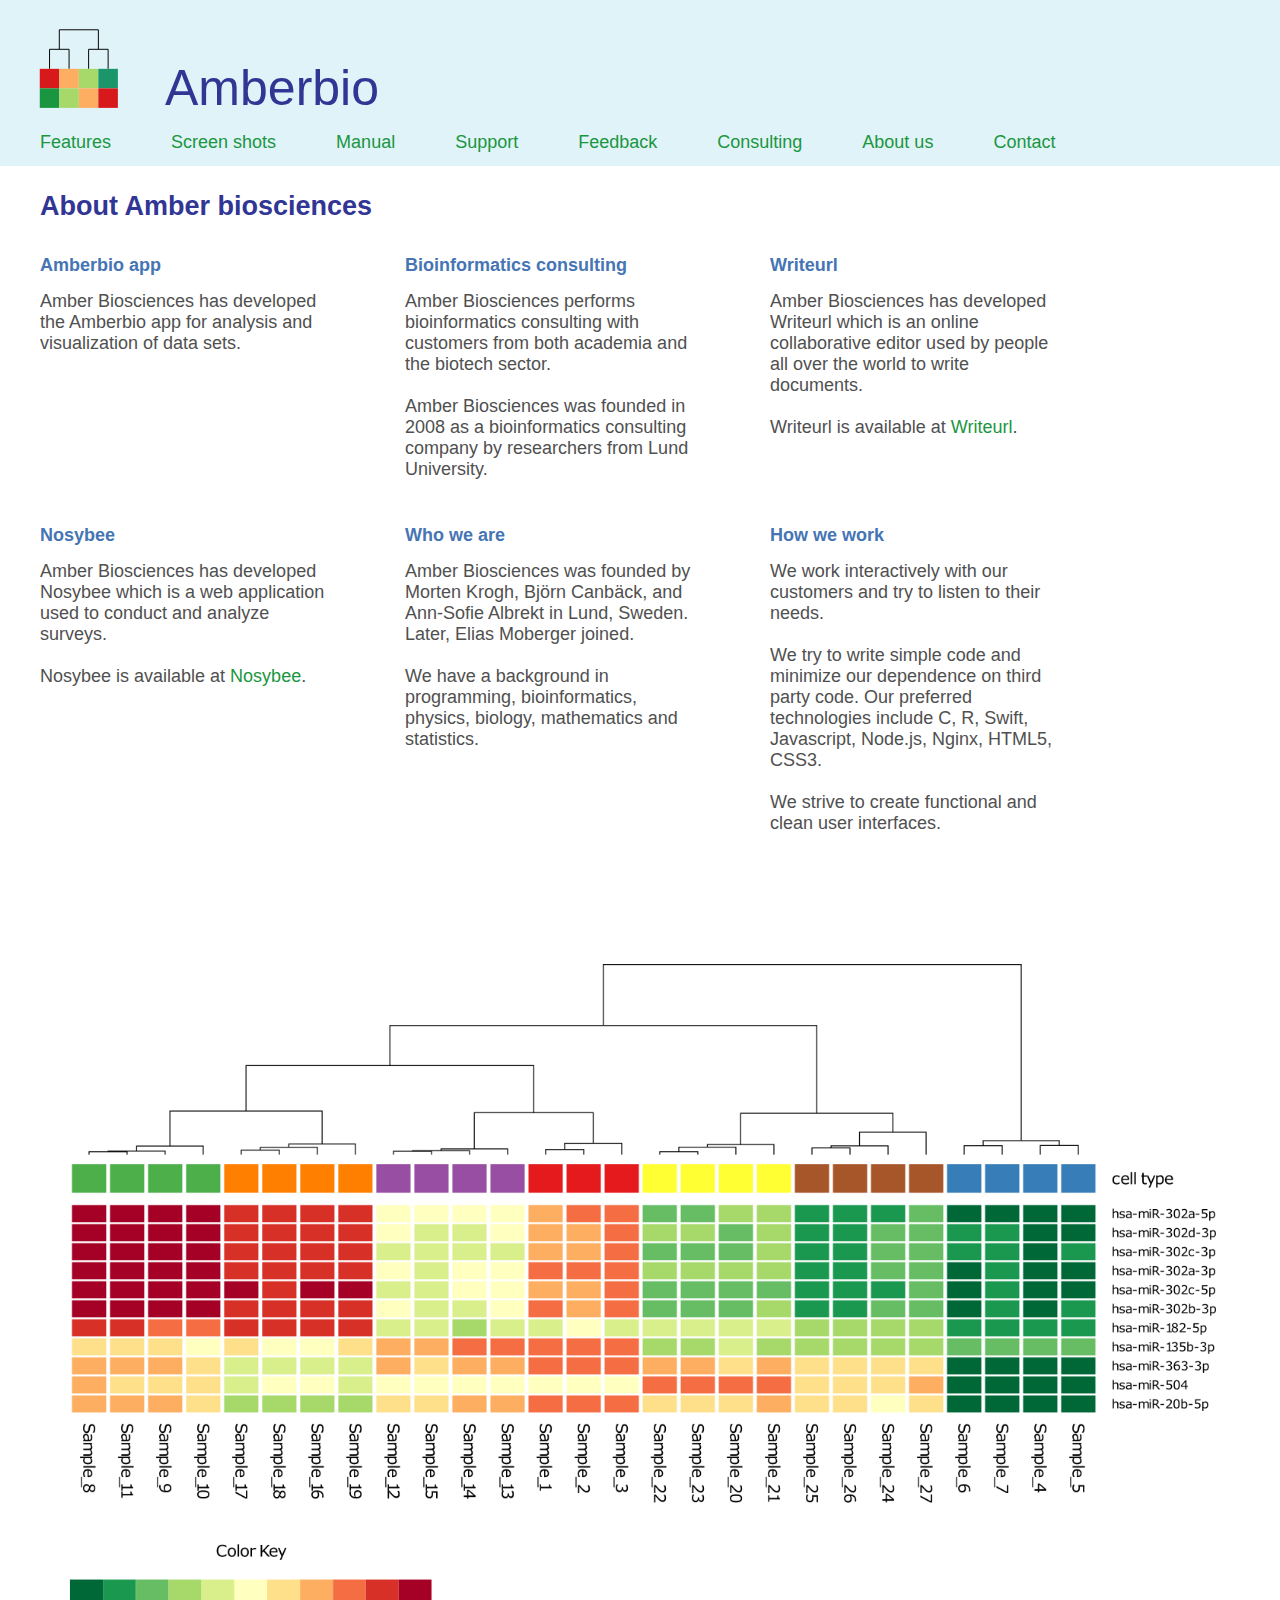
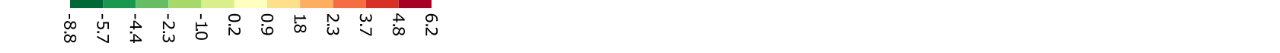
<file: www/public/about.html>
<!DOCTYPE html>
<html lang="en">
<head>
	<meta charset="utf-8" />
	<meta name="description" content="Amberbio app for data analysis.">
	<meta name="viewport" content="width=device-width, initial-scale=1, maximum-scale=1">
	<title>Amberbio</title>
	<link rel="icon" type="image/png" href="/favicon.png" />
	<link rel="stylesheet" href="css/index.css" type="text/css">
	<script>
	document.createElement('header');
	document.createElement('nav');
	document.createElement('article');
	document.createElement('section');
	</script>
</head>

<body>
<header id="home" class="header">

  <a href="/">
	<svg viewBox="0 0 1024 1024">

		<line x1="300" y1="100" x2="700" y2="100" style="stroke:rgb(0,0,0);stroke-width:10" />	
		<line x1="300" y1="100" x2="300" y2="300" style="stroke:rgb(0,0,0);stroke-width:10" />	
		<line x1="200" y1="300" x2="400" y2="300" style="stroke:rgb(0,0,0);stroke-width:10" />	
		<line x1="200" y1="300" x2="200" y2="500" style="stroke:rgb(0,0,0);stroke-width:10" />	
		<line x1="400" y1="300" x2="400" y2="500" style="stroke:rgb(0,0,0);stroke-width:10" />	
		<line x1="700" y1="100" x2="700" y2="300" style="stroke:rgb(0,0,0);stroke-width:10" />	
		<line x1="600" y1="300" x2="800" y2="300" style="stroke:rgb(0,0,0);stroke-width:10" />	
		<line x1="600" y1="300" x2="600" y2="500" style="stroke:rgb(0,0,0);stroke-width:10" />	
		<line x1="800" y1="300" x2="800" y2="500" style="stroke:rgb(0,0,0);stroke-width:10" />	

		<rect x="100" y="500" width="200" height="200" style="fill:rgb(215,25,28);stroke-width:0;stroke:rgb(0,0,0)"></rect>
		<rect x="100" y="700" width="200" height="200" style="fill:rgb(26,150,65);stroke-width:0;stroke:rgb(0,0,0)"></rect>
		<rect x="300" y="500" width="200" height="200" style="fill:rgb(253,174,97);stroke-width:0;stroke:rgb(0,0,0)"></rect>
		<rect x="300" y="700" width="200" height="200" style="fill:rgb(166,217,106);stroke-width:0;stroke:rgb(0,0,0)"></rect>
		<rect x="500" y="500" width="200" height="200" style="fill:rgb(166,217,106);stroke-width:0;stroke:rgb(0,0,0)"></rect>
		<rect x="500" y="700" width="200" height="200" style="fill:rgb(253,174,97);stroke-width:0;stroke:rgb(0,0,0)"></rect>
		<rect x="700" y="500" width="200" height="200" style="fill:rgb(26,150,106);stroke-width:0;stroke:rgb(0,0,0)"></rect>
		<rect x="700" y="700" width="200" height="200" style="fill:rgb(215,25,28);stroke-width:0;stroke:rgb(0,0,0)"></rect>
	</svg>
  </a>

	<a class="logo-text" href="/">Amberbio</a>
	<nav class="header-nav">
		<a href="/features">Features</a>
		<a href="/screen-shots">Screen shots</a>
		<a href="/manual">Manual</a>
		<a href="/support">Support</a>
		<a href="/feedback">Feedback</a>
		<a href="/consulting">Consulting</a>
		<a href="/about">About us</a>
		<a href="/contact">Contact</a>
	</nav>
	
	<div style="clear: both; height : 0px;"></div>
</header>

<article>
	<section id="about">

		<h1>About Amber biosciences</h1>
		<div class="column">
			<h2>Amberbio app</h2>
			<div>
				Amber Biosciences has developed the Amberbio app for analysis and visualization of data sets.
			</div>
		</div>
		<div class="column">
			<h2>Bioinformatics consulting</h2>
			<div>
				Amber Biosciences performs bioinformatics consulting with customers from both academia and the biotech sector.<br><br>
				Amber Biosciences was founded in 2008 as a bioinformatics consulting company by researchers from Lund University.
			</div>
		</div>
		<div class="column">
			<h2>Writeurl</h2>
			<div>
				Amber Biosciences has developed Writeurl which is an online collaborative editor used by people all over the world to write documents.<br><br>
				Writeurl is available at <a href="http://www.writeurl.com">Writeurl</a>.
			</div>
		</div>
		<div class="column">
			<h2>Nosybee</h2>
			<div>
				Amber Biosciences has developed Nosybee which is a web application used to conduct and analyze surveys.<br><br>
				Nosybee is available at <a href="http://www.nosybee.com">Nosybee</a>.
			</div>
		</div>
		<div class="column">
			<h2>Who we are</h2>
			<div>
				Amber Biosciences was founded by Morten Krogh, Björn Canbäck, and Ann-Sofie Albrekt in Lund, Sweden. Later, Elias Moberger joined.<br><br>
				We have a background in programming, bioinformatics, physics, biology, mathematics and statistics.
			</div>
		</div>
		<div class="column">
			<h2>How we work</h2>
			<div>
				We work interactively with our customers and try to listen to their needs.<br><br>
				We try to write simple code and minimize our dependence on third party code. Our preferred technologies include C, R, Swift, Javascript, Node.js, Nginx, HTML5, CSS3.<br><br>
				We strive to create functional and clean user interfaces.
			</div>
		</div>
	</section>

	<div class="figure">
	  <img src="img/hierarchical-clustering-plot.png" alt="hierarchical clustering" style="width: 100%">
	</div>

</article>
</body>
</html>
</file>
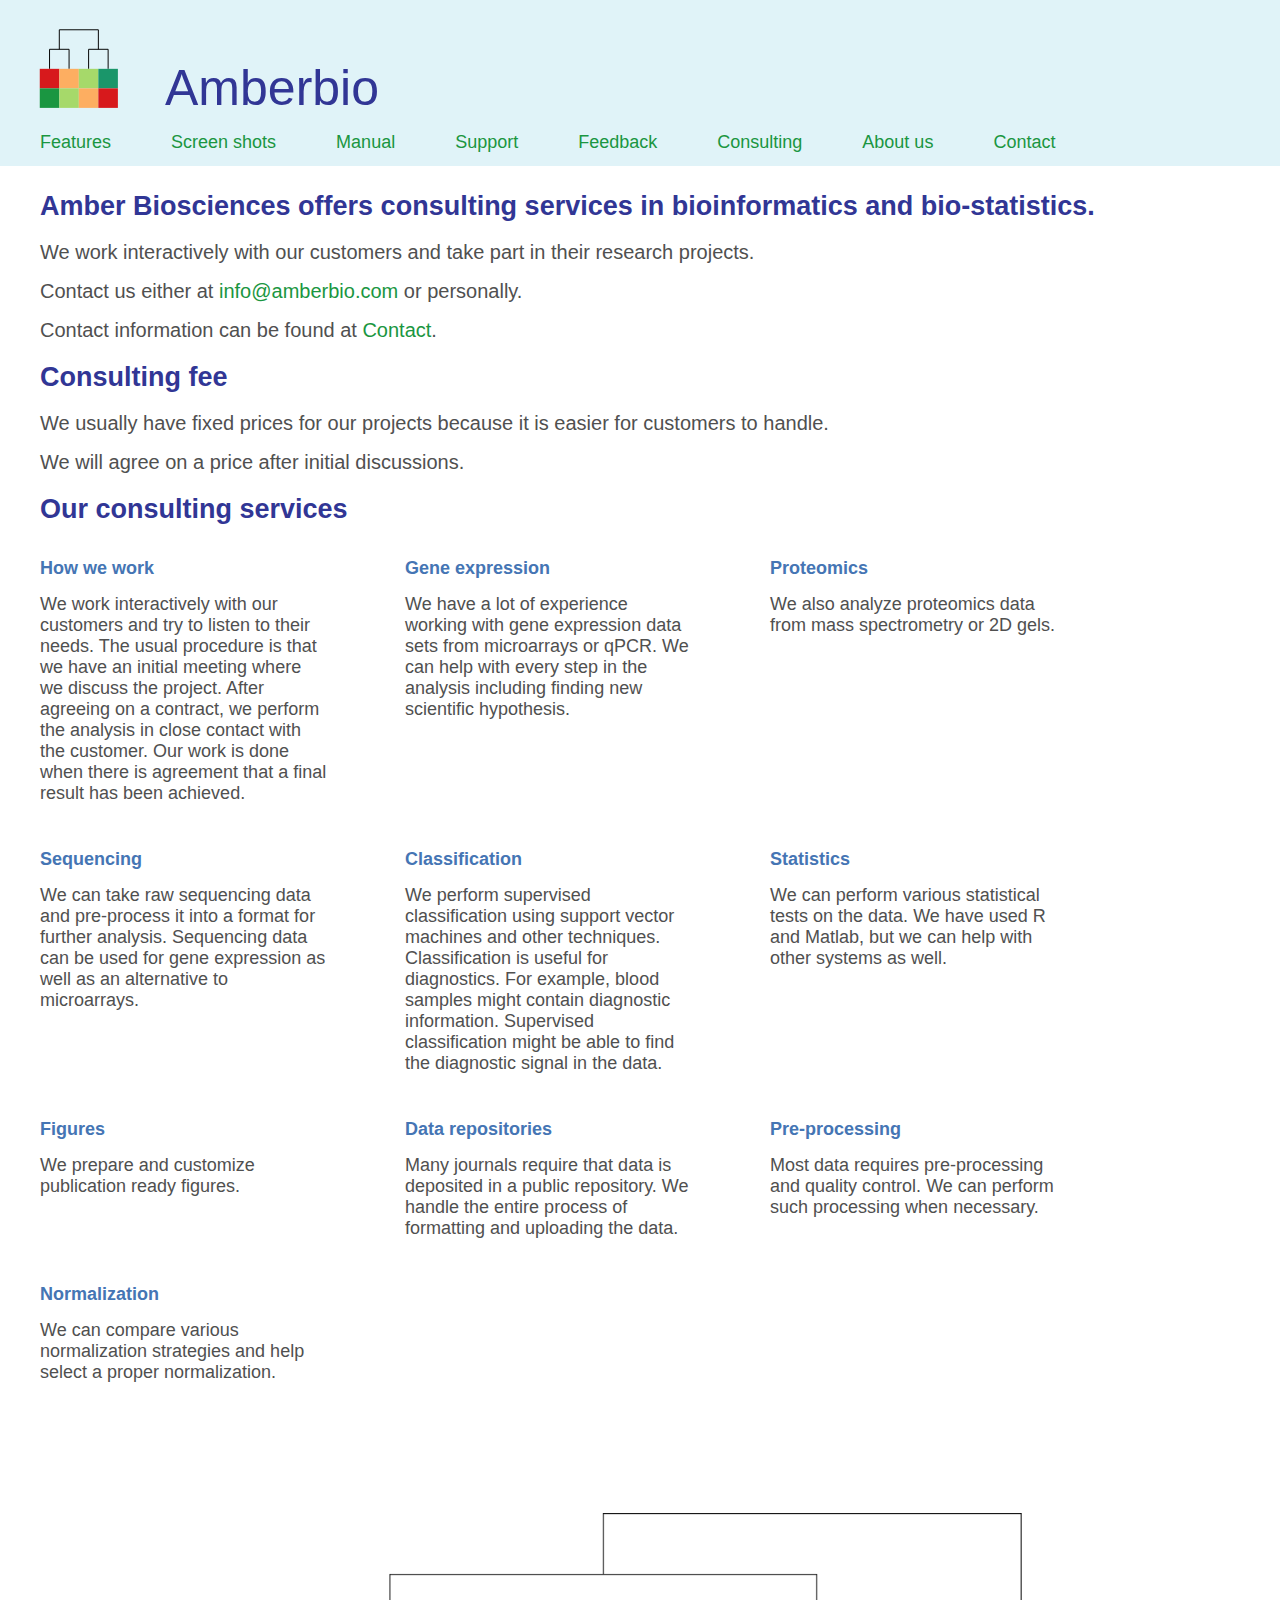
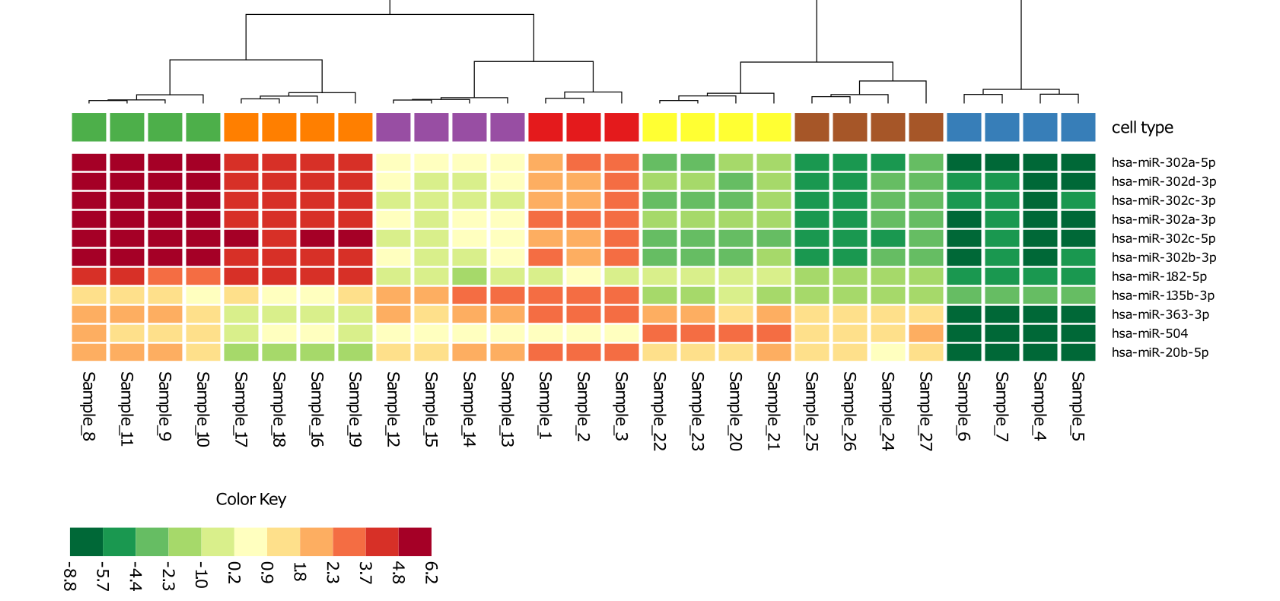
<file: www/public/consulting.html>
<!DOCTYPE html>
<html lang="en">
<head>
	<meta charset="utf-8" />
	<meta name="description" content="Amberbio app for data analysis.">
	<meta name="viewport" content="width=device-width, initial-scale=1, maximum-scale=1">
	<title>Amberbio</title>
        <link rel="icon" type="image/png" href="/favicon.png" />
	<link rel="stylesheet" href="css/index.css" type="text/css">
	<script>
	document.createElement('header');
	document.createElement('nav');
	document.createElement('article');
	document.createElement('section');
	</script>
</head>

<body>
<header id="home" class="header">

  <a href="/">
	<svg viewBox="0 0 1024 1024">

		<line x1="300" y1="100" x2="700" y2="100" style="stroke:rgb(0,0,0);stroke-width:10" />	
		<line x1="300" y1="100" x2="300" y2="300" style="stroke:rgb(0,0,0);stroke-width:10" />	
		<line x1="200" y1="300" x2="400" y2="300" style="stroke:rgb(0,0,0);stroke-width:10" />	
		<line x1="200" y1="300" x2="200" y2="500" style="stroke:rgb(0,0,0);stroke-width:10" />	
		<line x1="400" y1="300" x2="400" y2="500" style="stroke:rgb(0,0,0);stroke-width:10" />	
		<line x1="700" y1="100" x2="700" y2="300" style="stroke:rgb(0,0,0);stroke-width:10" />	
		<line x1="600" y1="300" x2="800" y2="300" style="stroke:rgb(0,0,0);stroke-width:10" />	
		<line x1="600" y1="300" x2="600" y2="500" style="stroke:rgb(0,0,0);stroke-width:10" />	
		<line x1="800" y1="300" x2="800" y2="500" style="stroke:rgb(0,0,0);stroke-width:10" />	

		<rect x="100" y="500" width="200" height="200" style="fill:rgb(215,25,28);stroke-width:0;stroke:rgb(0,0,0)"></rect>
		<rect x="100" y="700" width="200" height="200" style="fill:rgb(26,150,65);stroke-width:0;stroke:rgb(0,0,0)"></rect>
		<rect x="300" y="500" width="200" height="200" style="fill:rgb(253,174,97);stroke-width:0;stroke:rgb(0,0,0)"></rect>
		<rect x="300" y="700" width="200" height="200" style="fill:rgb(166,217,106);stroke-width:0;stroke:rgb(0,0,0)"></rect>
		<rect x="500" y="500" width="200" height="200" style="fill:rgb(166,217,106);stroke-width:0;stroke:rgb(0,0,0)"></rect>
		<rect x="500" y="700" width="200" height="200" style="fill:rgb(253,174,97);stroke-width:0;stroke:rgb(0,0,0)"></rect>
		<rect x="700" y="500" width="200" height="200" style="fill:rgb(26,150,106);stroke-width:0;stroke:rgb(0,0,0)"></rect>
		<rect x="700" y="700" width="200" height="200" style="fill:rgb(215,25,28);stroke-width:0;stroke:rgb(0,0,0)"></rect>
	</svg>
  </a>

	<a class="logo-text" href="/">Amberbio</a>
	<nav class="header-nav">
		<a href="/features">Features</a>
		<a href="/screen-shots">Screen shots</a>
		<a href="/manual">Manual</a>
		<a href="/support">Support</a>
		<a href="/feedback">Feedback</a>
		<a href="/consulting">Consulting</a>
		<a href="/about">About us</a>
		<a href="/contact">Contact</a>
	</nav>
	
	<div style="clear: both; height : 0px;"></div>
</header>

<article>
	<section>
		<h1>Amber Biosciences offers consulting services in bioinformatics and bio-statistics.</h1>
		<p class="tagline">We work interactively with our customers and take part in their research projects.</p>
		<p class="tagline">Contact us either at <a href="mailto:info@amberbio.com">info@amberbio.com</a> or personally.</p>
		<p class="tagline">Contact information can be found at <a href="/contact">Contact</a>.</p>
	</section>

	<section>
		<h1>Consulting fee</h1>
		<p class="tagline">We usually have fixed prices for our projects because it is easier for customers to handle.</p>
		<p class="tagline">We will agree on a price after initial discussions.</p>
	</section>

	<section>
		<h1>Our consulting services</h1>

		<div class="column">
			<h2>How we work</h2>
			<div>
				We work interactively with our customers and try to listen to their needs. The usual procedure is that we have an initial meeting where we discuss the project. After agreeing on a contract, we perform the analysis in close contact with the customer. Our work is done when there is agreement that a final result has been achieved.
			</div>
		</div>

		<div class="column">
			<h2>Gene expression</h2>
			We have a lot of experience working with gene expression data sets from microarrays or qPCR. We can help with every step in the analysis including finding new scientific hypothesis.
		</div>
		
		<div class="column">
			<h2>Proteomics</h2>
			We also analyze proteomics data from mass spectrometry or 2D gels.

		</div>

		<div class="column">
			<h2>Sequencing</h2>
			We can take raw sequencing data and pre-process it into a format for further analysis. Sequencing data can be used for gene expression as well as an alternative to microarrays.
		</div>

		<div class="column">
			<h2>Classification</h2>
			We perform supervised classification using support vector machines and other techniques. Classification is useful for diagnostics. For example, blood samples might contain diagnostic information. Supervised classification might be able to find the diagnostic signal in the data.  
		</div>

		<div class="column">
			<h2>Statistics</h2>
			We can perform various statistical tests on the data. We have used R and Matlab, but we can help with other systems as well.
		</div>

		<div class="column">
			<h2>Figures</h2>
			We prepare and customize publication ready figures.
		</div>

		<div class="column">
			<h2>Data repositories</h2>
			Many journals require that data is deposited in a public repository. We handle the entire process of formatting and uploading the data.
		</div>

		<div class="column">
			<h2>Pre-processing</h2>
			Most data requires pre-processing and quality control. We can perform such processing when necessary.
		</div>
	
		<div class="column">
			<h2>Normalization</h2>
			We can compare various normalization strategies and help select a proper normalization. 
		</div>
	</section>

	<div class="figure">
	  <img src="img/hierarchical-clustering-plot.png" alt="hierarchical clustering" style="width: 100%">
	</div>

</article>
</body>
</html>
</file>
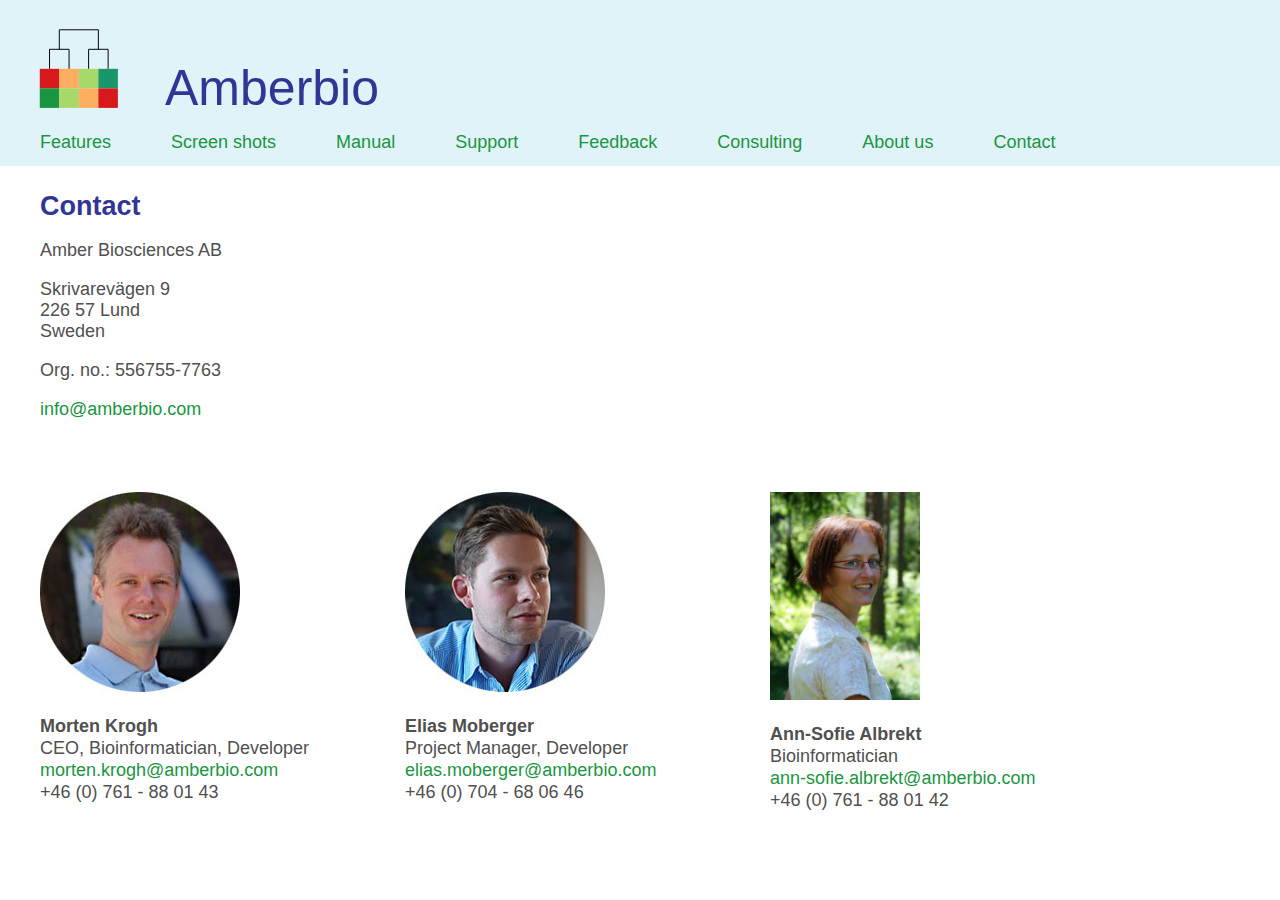
<file: www/public/contact.html>
<!DOCTYPE html>
<html lang="en">
<head>
	<meta charset="utf-8" />
	<meta name="description" content="Amberbio app for data analysis.">
	<meta name="viewport" content="width=device-width, initial-scale=1, maximum-scale=1">
	<title>Amberbio</title>
	<link rel="icon" type="image/png" href="/favicon.png" />
	<link rel="stylesheet" href="css/index.css" type="text/css">
	<script>
	document.createElement('header');
	document.createElement('nav');
	document.createElement('article');
	document.createElement('section');
	</script>
</head>

<body>
<header id="home" class="header">

  <a href="/">
	<svg viewBox="0 0 1024 1024">

		<line x1="300" y1="100" x2="700" y2="100" style="stroke:rgb(0,0,0);stroke-width:10" />	
		<line x1="300" y1="100" x2="300" y2="300" style="stroke:rgb(0,0,0);stroke-width:10" />	
		<line x1="200" y1="300" x2="400" y2="300" style="stroke:rgb(0,0,0);stroke-width:10" />	
		<line x1="200" y1="300" x2="200" y2="500" style="stroke:rgb(0,0,0);stroke-width:10" />	
		<line x1="400" y1="300" x2="400" y2="500" style="stroke:rgb(0,0,0);stroke-width:10" />	
		<line x1="700" y1="100" x2="700" y2="300" style="stroke:rgb(0,0,0);stroke-width:10" />	
		<line x1="600" y1="300" x2="800" y2="300" style="stroke:rgb(0,0,0);stroke-width:10" />	
		<line x1="600" y1="300" x2="600" y2="500" style="stroke:rgb(0,0,0);stroke-width:10" />	
		<line x1="800" y1="300" x2="800" y2="500" style="stroke:rgb(0,0,0);stroke-width:10" />	

		<rect x="100" y="500" width="200" height="200" style="fill:rgb(215,25,28);stroke-width:0;stroke:rgb(0,0,0)"></rect>
		<rect x="100" y="700" width="200" height="200" style="fill:rgb(26,150,65);stroke-width:0;stroke:rgb(0,0,0)"></rect>
		<rect x="300" y="500" width="200" height="200" style="fill:rgb(253,174,97);stroke-width:0;stroke:rgb(0,0,0)"></rect>
		<rect x="300" y="700" width="200" height="200" style="fill:rgb(166,217,106);stroke-width:0;stroke:rgb(0,0,0)"></rect>
		<rect x="500" y="500" width="200" height="200" style="fill:rgb(166,217,106);stroke-width:0;stroke:rgb(0,0,0)"></rect>
		<rect x="500" y="700" width="200" height="200" style="fill:rgb(253,174,97);stroke-width:0;stroke:rgb(0,0,0)"></rect>
		<rect x="700" y="500" width="200" height="200" style="fill:rgb(26,150,106);stroke-width:0;stroke:rgb(0,0,0)"></rect>
		<rect x="700" y="700" width="200" height="200" style="fill:rgb(215,25,28);stroke-width:0;stroke:rgb(0,0,0)"></rect>
	</svg>
  </a>

	<a class="logo-text" href="/">Amberbio</a>
	<nav class="header-nav">
		<a href="/features">Features</a>
		<a href="/screen-shots">Screen shots</a>
		<a href="/manual">Manual</a>
		<a href="/support">Support</a>
		<a href="/feedback">Feedback</a>
		<a href="/consulting">Consulting</a>
		<a href="/about">About us</a>
		<a href="/contact">Contact</a>
	</nav>
	
	<div style="clear: both; height : 0px;"></div>
</header>

<article>

	<section id="contact">
		<h1>Contact</h1>
		<div class="address">
			<p>Amber Biosciences AB</p>
			<p>Skrivarevägen 9<br>
			226 57 Lund<br>
			Sweden</p>
			<p>Org. no.: 556755-7763</p>
			<p><a href="mailto:info@amberbio.com">info@amberbio.com</a></p>
		</div>
		<div>
		<div class="column">
		    <img src="img/morten.jpg" alt="photo of Morten Krogh">
			<p style="line-height: 22px;"><b>Morten Krogh</b><br>
			CEO, Bioinformatician, Developer<br>
			<a href="mailto:morten.krogh@amberbio.com">morten.krogh@amberbio.com</a><br>
			+46 (0) 761 - 88 01 43</p>
		</div>
		<div class="column">
		    <img src="img/elias.jpg" alt="photo of Elias Moberger">
			<p style="line-height: 22px;"><b>Elias Moberger</b><br>
			Project Manager, Developer<br>
			<a href="mailto:elias.moberger@amberbio.com">elias.moberger@amberbio.com</a><br>
			+46 (0) 704 - 68 06 46</p>
		</div>
		<div class="column">
		    <img src="img/ann-sofie.jpg" alt="photo of Ann-Sofie Albrekt" class="person-photo">
			<p style="line-height: 22px;"><b>Ann-Sofie Albrekt</b><br>
			Bioinformatician<br>
			<a href="mailto:ann-sofie.albrekt@amberbio.com">ann-sofie.albrekt@amberbio.com</a><br>
			+46 (0) 761 - 88 01 42</p>
		</div>
		</div>
	</section>
</article>
</body>
</html>
</file>
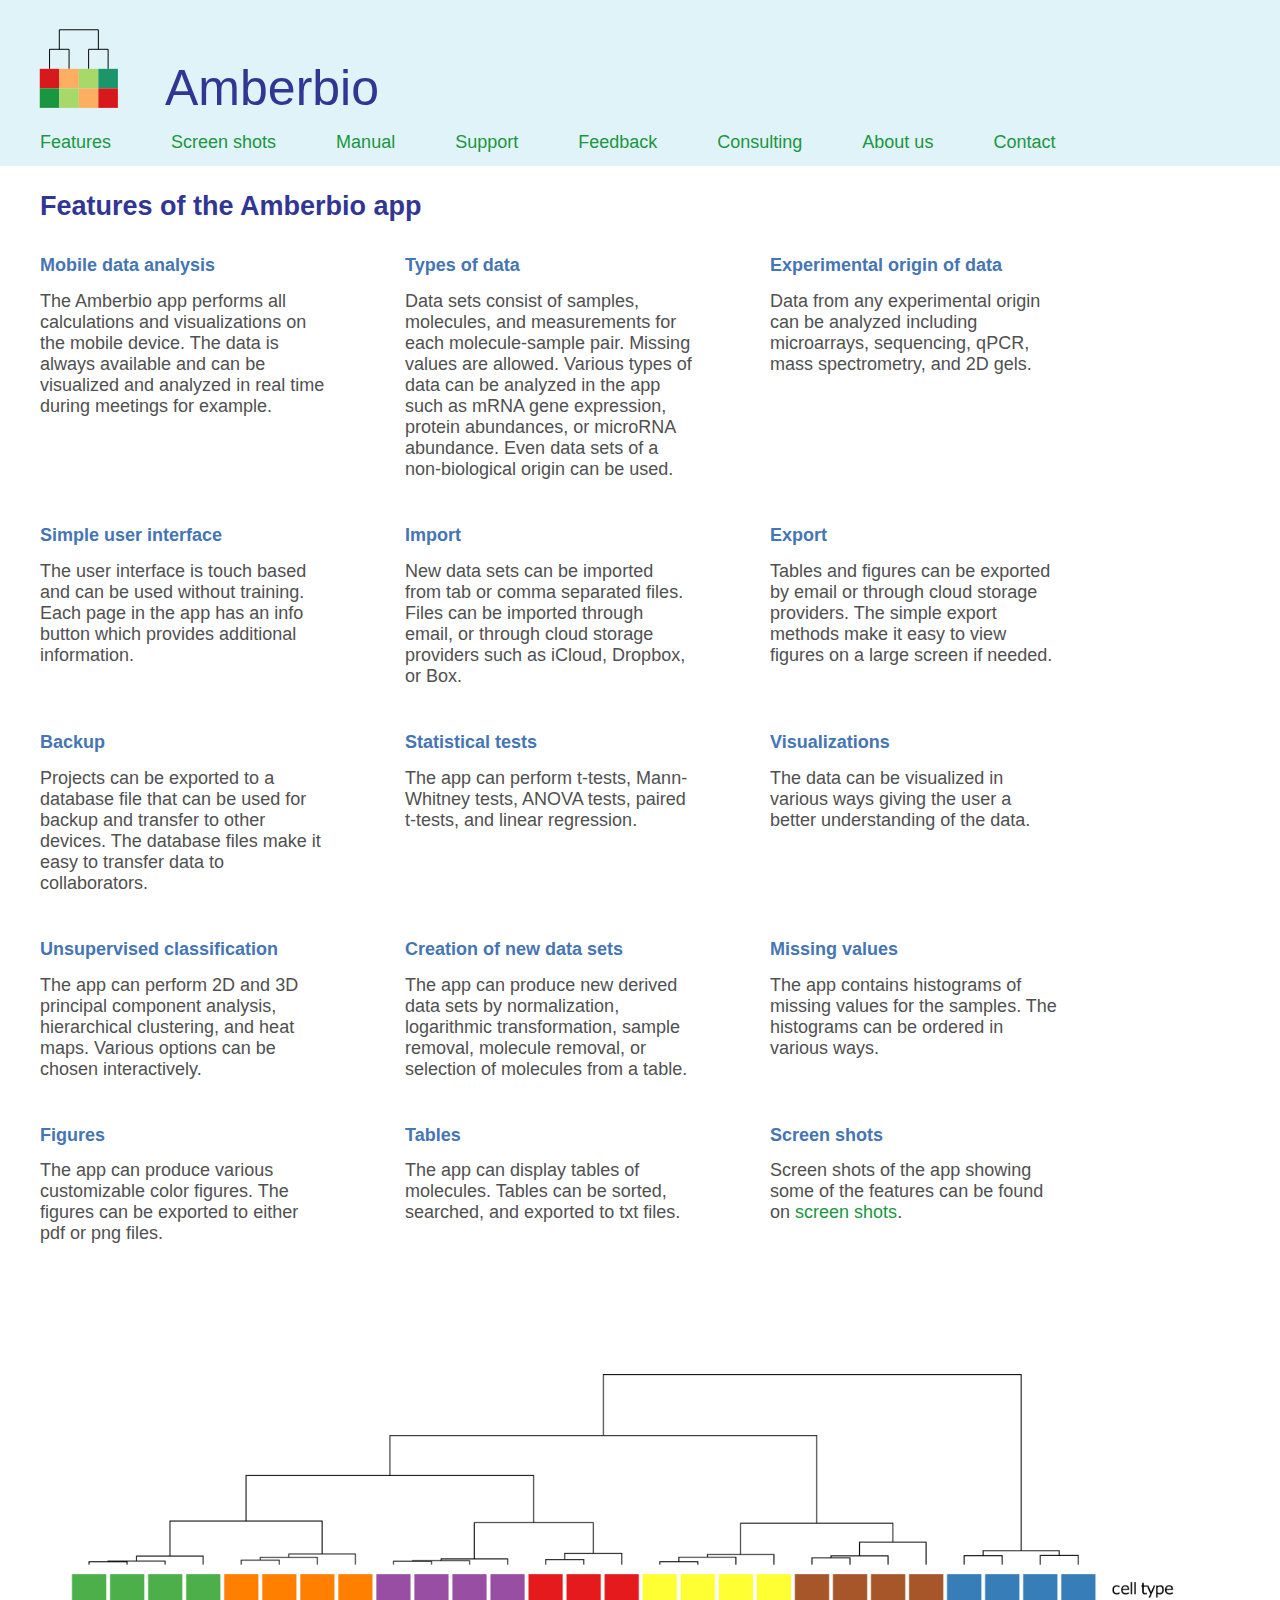
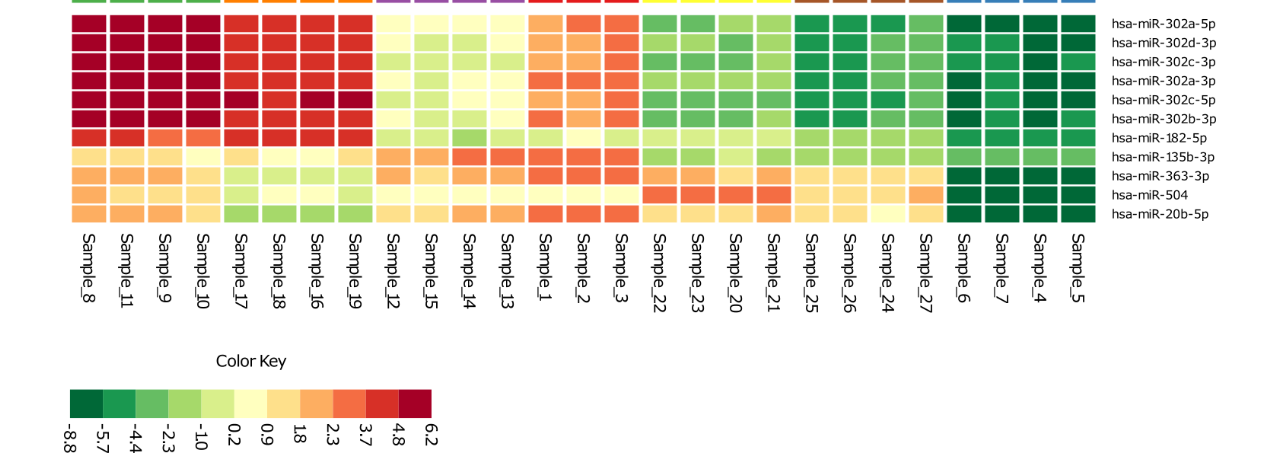
<file: www/public/features.html>
<!DOCTYPE html>
<html lang="en">
<head>
	<meta charset="utf-8" />
	<meta name="description" content="Amberbio app for data analysis.">
	<meta name="viewport" content="width=device-width, initial-scale=1, maximum-scale=1">
	<title>Amberbio</title>
	<link rel="icon" type="image/png" href="/favicon.png" />
	<link rel="stylesheet" href="css/index.css" type="text/css">
	<script>
	document.createElement('header');
	document.createElement('nav');
	document.createElement('article');
	document.createElement('section');
	</script>
</head>

<body>
<header id="home" class="header">

  <a href="/">
	<svg viewBox="0 0 1024 1024">

		<line x1="300" y1="100" x2="700" y2="100" style="stroke:rgb(0,0,0);stroke-width:10" />	
		<line x1="300" y1="100" x2="300" y2="300" style="stroke:rgb(0,0,0);stroke-width:10" />	
		<line x1="200" y1="300" x2="400" y2="300" style="stroke:rgb(0,0,0);stroke-width:10" />	
		<line x1="200" y1="300" x2="200" y2="500" style="stroke:rgb(0,0,0);stroke-width:10" />	
		<line x1="400" y1="300" x2="400" y2="500" style="stroke:rgb(0,0,0);stroke-width:10" />	
		<line x1="700" y1="100" x2="700" y2="300" style="stroke:rgb(0,0,0);stroke-width:10" />	
		<line x1="600" y1="300" x2="800" y2="300" style="stroke:rgb(0,0,0);stroke-width:10" />	
		<line x1="600" y1="300" x2="600" y2="500" style="stroke:rgb(0,0,0);stroke-width:10" />	
		<line x1="800" y1="300" x2="800" y2="500" style="stroke:rgb(0,0,0);stroke-width:10" />	

		<rect x="100" y="500" width="200" height="200" style="fill:rgb(215,25,28);stroke-width:0;stroke:rgb(0,0,0)"></rect>
		<rect x="100" y="700" width="200" height="200" style="fill:rgb(26,150,65);stroke-width:0;stroke:rgb(0,0,0)"></rect>
		<rect x="300" y="500" width="200" height="200" style="fill:rgb(253,174,97);stroke-width:0;stroke:rgb(0,0,0)"></rect>
		<rect x="300" y="700" width="200" height="200" style="fill:rgb(166,217,106);stroke-width:0;stroke:rgb(0,0,0)"></rect>
		<rect x="500" y="500" width="200" height="200" style="fill:rgb(166,217,106);stroke-width:0;stroke:rgb(0,0,0)"></rect>
		<rect x="500" y="700" width="200" height="200" style="fill:rgb(253,174,97);stroke-width:0;stroke:rgb(0,0,0)"></rect>
		<rect x="700" y="500" width="200" height="200" style="fill:rgb(26,150,106);stroke-width:0;stroke:rgb(0,0,0)"></rect>
		<rect x="700" y="700" width="200" height="200" style="fill:rgb(215,25,28);stroke-width:0;stroke:rgb(0,0,0)"></rect>
	</svg>
  </a>

	<a class="logo-text" href="/">Amberbio</a>
	<nav class="header-nav">
		<a href="/features">Features</a>
		<a href="/screen-shots">Screen shots</a>
		<a href="/manual">Manual</a>
		<a href="/support">Support</a>
		<a href="/feedback">Feedback</a>
		<a href="/consulting">Consulting</a>
		<a href="/about">About us</a>
		<a href="/contact">Contact</a>
	</nav>
	
	<div style="clear: both; height : 0px;"></div>
</header>

<article>
	<section id="features">
		<h1>Features of the Amberbio app</h1>
		<div class="column">
			<h2>Mobile data analysis</h2> 
			The Amberbio app performs all calculations and
			visualizations on the mobile device. The data is always available and can be
			visualized and analyzed in real time during meetings for example.
		</div>

		<div class="column">
			<h2>Types of data</h2> 
			Data sets consist of samples, molecules, and
			measurements for each molecule-sample pair. Missing values are
			allowed. Various types of data can be analyzed in the app such as mRNA gene
			expression, protein abundances, or microRNA abundance. Even data sets of a
			non-biological origin can be used.
		</div>
		
		<div class="column">
			<h2>Experimental origin of data</h2>
			Data from any experimental origin can be analyzed including microarrays, sequencing, qPCR, mass spectrometry, and 2D gels. 
		</div>

		<div class="column">
			<h2>Simple user interface</h2>
			The user interface is touch based and can be used without training. Each page in the app has an info button which provides additional information.
		</div>

		<div class="column">
			<h2>Import</h2>
			New data sets can be imported from tab or comma separated files. Files can be imported through email, or through cloud storage providers such as iCloud, Dropbox, or Box.
		</div>

		<div class="column">
			<h2>Export</h2>
			Tables and figures can be exported by email or through cloud storage providers. The simple export methods make it easy to view figures on a large screen if needed.
		</div>

		<div class="column">
			<h2>Backup</h2>
			Projects can be exported to a database file that can be used for backup and transfer to other devices. The database files make it easy to transfer data to collaborators.
		</div>

		<div class="column">
			<h2>Statistical tests</h2>
			The app can perform t-tests, Mann-Whitney tests, ANOVA tests, paired t-tests, and linear regression.
		</div>
	
		<div class="column">
			<h2>Visualizations</h2>
			The data can be visualized in various ways giving the user a better understanding of the data.
		</div>
	
		<div class="column">
			<h2>Unsupervised classification</h2>
 			The app can perform 2D and 3D principal component analysis, hierarchical clustering, and heat maps. Various options can be chosen interactively.
		</div>

		<div class="column">
			<h2>Creation of new data sets</h2>
			The app can produce new derived data sets by normalization, logarithmic transformation, sample removal, molecule removal, or selection of molecules from a table.
		</div>
		
		<div class="column">
			<h2>Missing values</h2>
			The app contains histograms of missing values for the samples. The histograms can be ordered in various ways.
		</div>

		<div class="column">
			<h2>Figures</h2>
			The app can produce various customizable color figures. The figures can be exported to either pdf or png files.
		</div>

		<div class="column">
			<h2>Tables</h2>
			The app can display tables of molecules. Tables can be sorted, searched, and exported to txt files.
		</div>
		
		<div class="column">
			<h2>Screen shots</h2>
			Screen shots of the app showing some of the features can be found on <a href="/screen-shots">screen shots</a>.
		</div>
	</section>

	<div class="figure">
	  <img src="img/hierarchical-clustering-plot.png" alt="hierarchical clustering" style="width: 100%">
	</div>
</article>
</body>
</html>
</file>
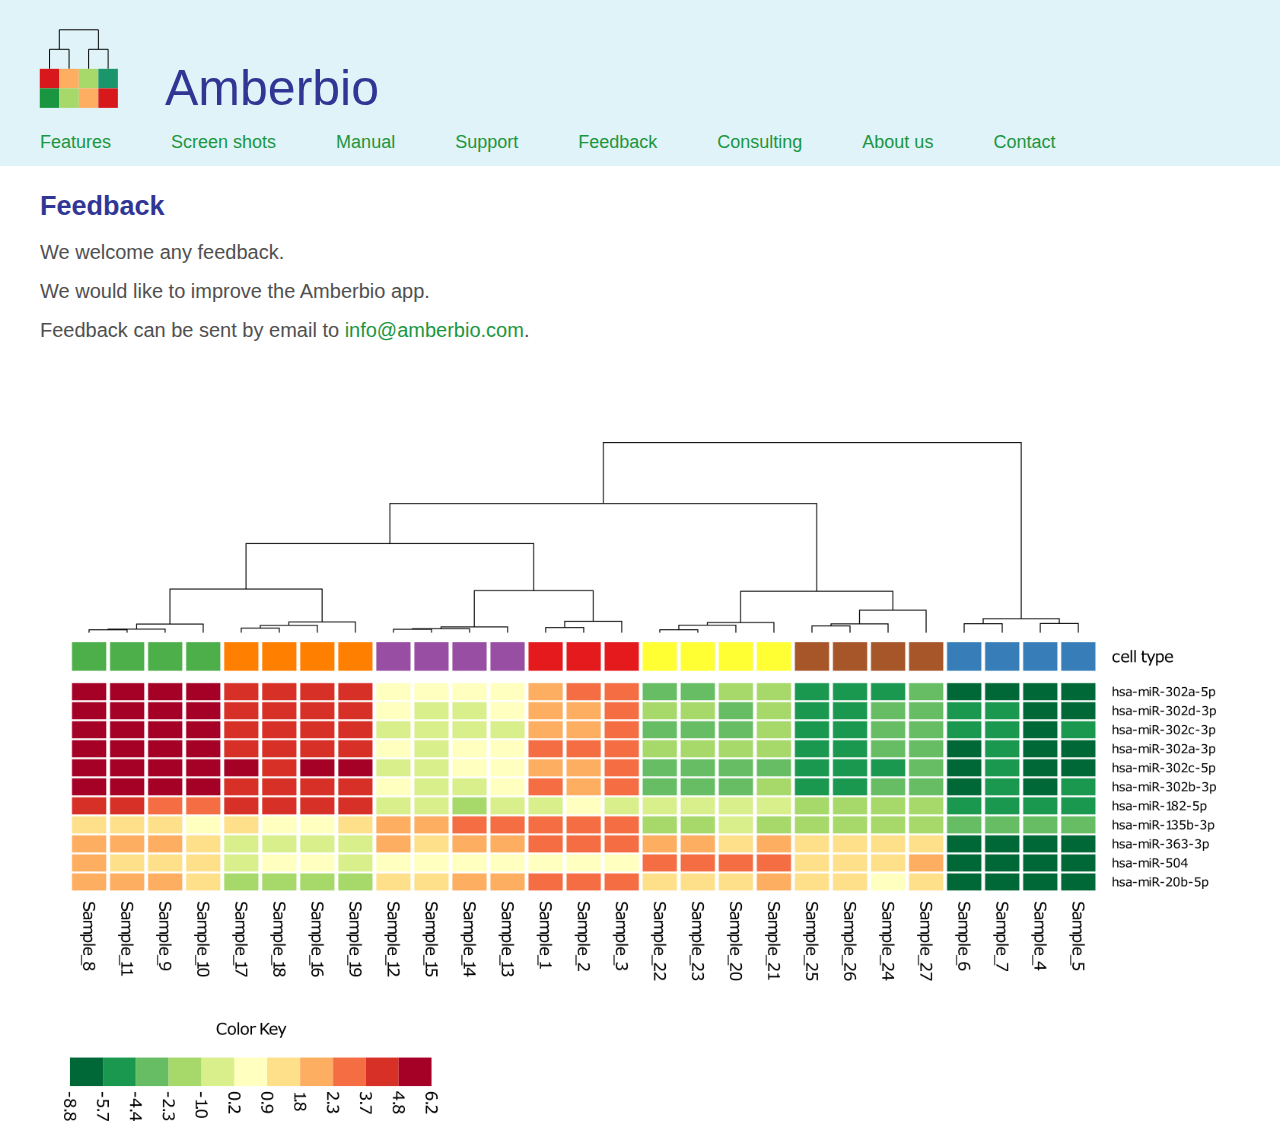
<file: www/public/feedback.html>
<!DOCTYPE html>
<html lang="en">
<head>
	<meta charset="utf-8" />
	<meta name="description" content="Amberbio app for data analysis.">
	<meta name="viewport" content="width=device-width, initial-scale=1, maximum-scale=1">
	<title>Amberbio</title>
	<link rel="icon" type="image/png" href="/favicon.png" />
	<link rel="stylesheet" href="css/index.css" type="text/css">
	<script>
	document.createElement('header');
	document.createElement('nav');
	document.createElement('article');
	document.createElement('section');
	</script>
</head>

<body>
<header id="home" class="header">

  <a href="/">
	<svg viewBox="0 0 1024 1024">

		<line x1="300" y1="100" x2="700" y2="100" style="stroke:rgb(0,0,0);stroke-width:10" />	
		<line x1="300" y1="100" x2="300" y2="300" style="stroke:rgb(0,0,0);stroke-width:10" />	
		<line x1="200" y1="300" x2="400" y2="300" style="stroke:rgb(0,0,0);stroke-width:10" />	
		<line x1="200" y1="300" x2="200" y2="500" style="stroke:rgb(0,0,0);stroke-width:10" />	
		<line x1="400" y1="300" x2="400" y2="500" style="stroke:rgb(0,0,0);stroke-width:10" />	
		<line x1="700" y1="100" x2="700" y2="300" style="stroke:rgb(0,0,0);stroke-width:10" />	
		<line x1="600" y1="300" x2="800" y2="300" style="stroke:rgb(0,0,0);stroke-width:10" />	
		<line x1="600" y1="300" x2="600" y2="500" style="stroke:rgb(0,0,0);stroke-width:10" />	
		<line x1="800" y1="300" x2="800" y2="500" style="stroke:rgb(0,0,0);stroke-width:10" />	

		<rect x="100" y="500" width="200" height="200" style="fill:rgb(215,25,28);stroke-width:0;stroke:rgb(0,0,0)"></rect>
		<rect x="100" y="700" width="200" height="200" style="fill:rgb(26,150,65);stroke-width:0;stroke:rgb(0,0,0)"></rect>
		<rect x="300" y="500" width="200" height="200" style="fill:rgb(253,174,97);stroke-width:0;stroke:rgb(0,0,0)"></rect>
		<rect x="300" y="700" width="200" height="200" style="fill:rgb(166,217,106);stroke-width:0;stroke:rgb(0,0,0)"></rect>
		<rect x="500" y="500" width="200" height="200" style="fill:rgb(166,217,106);stroke-width:0;stroke:rgb(0,0,0)"></rect>
		<rect x="500" y="700" width="200" height="200" style="fill:rgb(253,174,97);stroke-width:0;stroke:rgb(0,0,0)"></rect>
		<rect x="700" y="500" width="200" height="200" style="fill:rgb(26,150,106);stroke-width:0;stroke:rgb(0,0,0)"></rect>
		<rect x="700" y="700" width="200" height="200" style="fill:rgb(215,25,28);stroke-width:0;stroke:rgb(0,0,0)"></rect>
	</svg>
  </a>

	<a class="logo-text" href="/">Amberbio</a>
	<nav class="header-nav">
		<a href="/features">Features</a>
		<a href="/screen-shots">Screen shots</a>
		<a href="/manual">Manual</a>
		<a href="/support">Support</a>
		<a href="/feedback">Feedback</a>
		<a href="/consulting">Consulting</a>
		<a href="/about">About us</a>
		<a href="/contact">Contact</a>
	</nav>
	
	<div style="clear: both; height : 0px;"></div>
</header>

<article>

	<section id="feedback">
		<h1>Feedback</h1>
		<p class="tagline">We welcome any feedback.</p>
		<p class="tagline">We would like to improve the Amberbio app.</p>
		<p class="tagline">Feedback can be sent by email to <a href="mailto:info@amberbio.com">info@amberbio.com</a>.</p>
	</section>

	<div class="figure">
	  <img src="img/hierarchical-clustering-plot.png" alt="hierarchical clustering" style="width: 100%">
	</div>

</article>
</body>
</html>
</file>
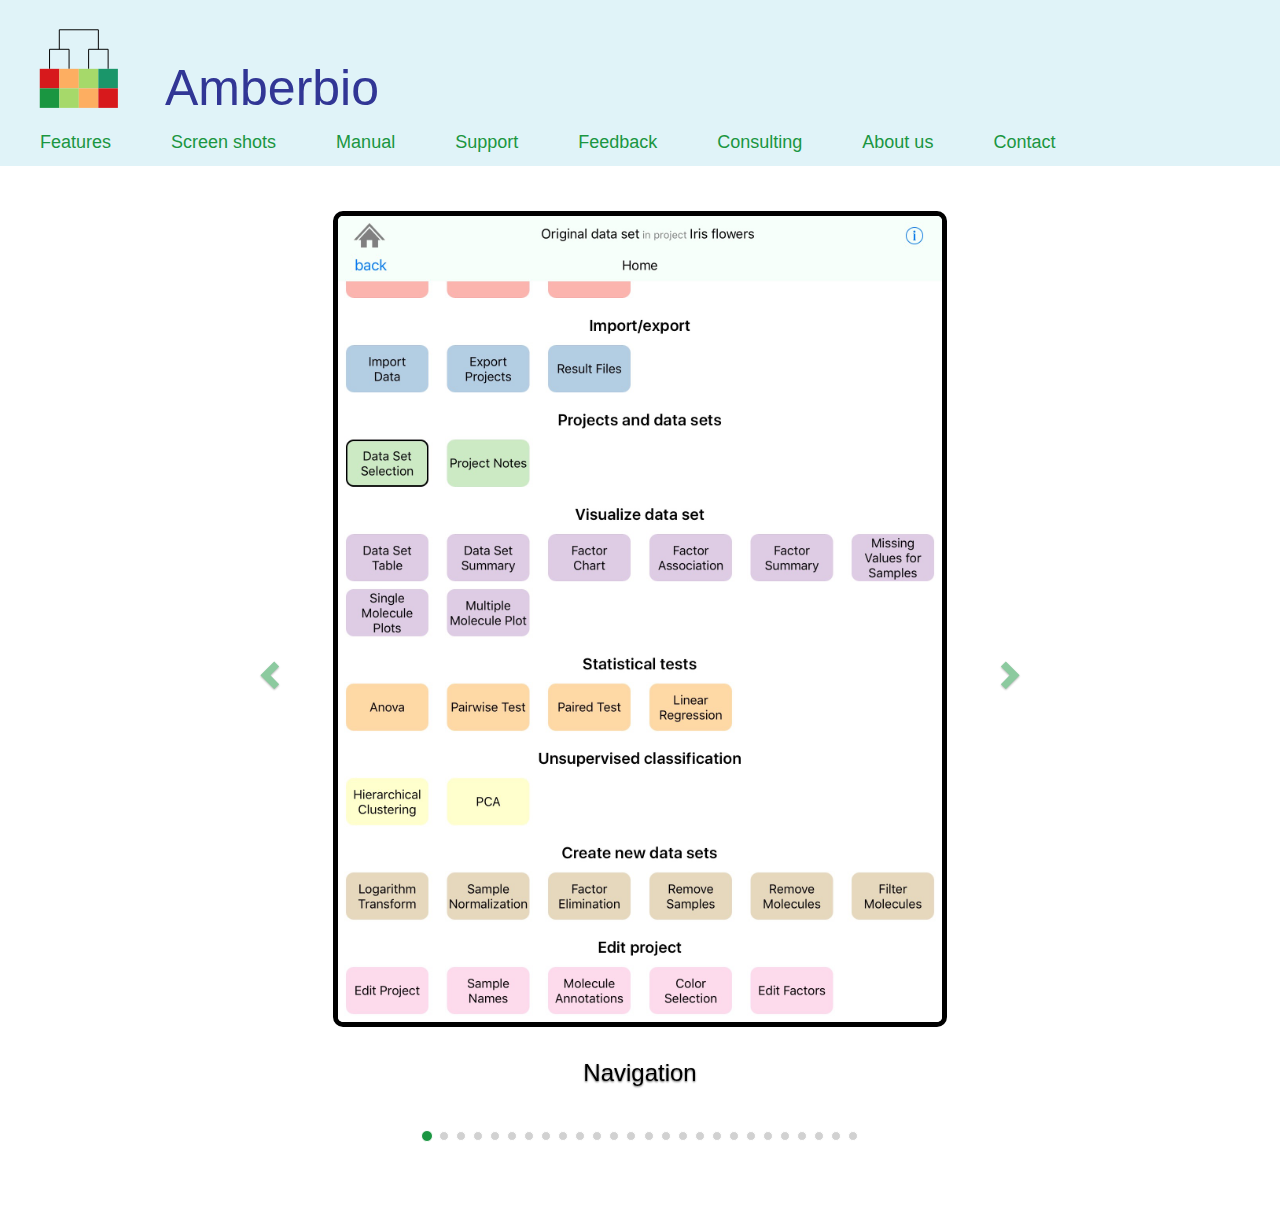
<file: www/public/screen-shots.html>
<!DOCTYPE html>
<html lang="en">
<head>
	<meta charset="utf-8" />
	<meta name="description" content="Amberbio app for data analysis.">
	<meta name="viewport" content="width=device-width, initial-scale=1, maximum-scale=1">
	<title>Amberbio</title>
        <link rel="icon" type="image/png" href="/favicon.png" />

	<link rel="stylesheet" href="http://maxcdn.bootstrapcdn.com/bootstrap/3.3.5/css/bootstrap.min.css">
	<link rel="stylesheet" href="css/index.css" type="text/css">

	<script src="https://ajax.googleapis.com/ajax/libs/jquery/1.11.3/jquery.min.js"></script>
	<script src="http://maxcdn.bootstrapcdn.com/bootstrap/3.3.5/js/bootstrap.min.js"></script>

	<script>
	  document.createElement('header');
	  document.createElement('nav');
	  document.createElement('article');
	  document.createElement('section');
	</script>
</head>

<body>
<header id="home" class="header">

  <a href="/">
	<svg viewBox="0 0 1024 1024">

		<line x1="300" y1="100" x2="700" y2="100" style="stroke:rgb(0,0,0);stroke-width:10" />	
		<line x1="300" y1="100" x2="300" y2="300" style="stroke:rgb(0,0,0);stroke-width:10" />	
		<line x1="200" y1="300" x2="400" y2="300" style="stroke:rgb(0,0,0);stroke-width:10" />	
		<line x1="200" y1="300" x2="200" y2="500" style="stroke:rgb(0,0,0);stroke-width:10" />	
		<line x1="400" y1="300" x2="400" y2="500" style="stroke:rgb(0,0,0);stroke-width:10" />	
		<line x1="700" y1="100" x2="700" y2="300" style="stroke:rgb(0,0,0);stroke-width:10" />	
		<line x1="600" y1="300" x2="800" y2="300" style="stroke:rgb(0,0,0);stroke-width:10" />	
		<line x1="600" y1="300" x2="600" y2="500" style="stroke:rgb(0,0,0);stroke-width:10" />	
		<line x1="800" y1="300" x2="800" y2="500" style="stroke:rgb(0,0,0);stroke-width:10" />	

		<rect x="100" y="500" width="200" height="200" style="fill:rgb(215,25,28);stroke-width:0;stroke:rgb(0,0,0)"></rect>
		<rect x="100" y="700" width="200" height="200" style="fill:rgb(26,150,65);stroke-width:0;stroke:rgb(0,0,0)"></rect>
		<rect x="300" y="500" width="200" height="200" style="fill:rgb(253,174,97);stroke-width:0;stroke:rgb(0,0,0)"></rect>
		<rect x="300" y="700" width="200" height="200" style="fill:rgb(166,217,106);stroke-width:0;stroke:rgb(0,0,0)"></rect>
		<rect x="500" y="500" width="200" height="200" style="fill:rgb(166,217,106);stroke-width:0;stroke:rgb(0,0,0)"></rect>
		<rect x="500" y="700" width="200" height="200" style="fill:rgb(253,174,97);stroke-width:0;stroke:rgb(0,0,0)"></rect>
		<rect x="700" y="500" width="200" height="200" style="fill:rgb(26,150,106);stroke-width:0;stroke:rgb(0,0,0)"></rect>
		<rect x="700" y="700" width="200" height="200" style="fill:rgb(215,25,28);stroke-width:0;stroke:rgb(0,0,0)"></rect>
	</svg>
  </a>

	<a class="logo-text" href="/">Amberbio</a>
	<nav class="header-nav">
		<a href="/features">Features</a>
		<a href="/screen-shots">Screen shots</a>
		<a href="/manual">Manual</a>
		<a href="/support">Support</a>
		<a href="/feedback">Feedback</a>
		<a href="/consulting">Consulting</a>
		<a href="/about">About us</a>
		<a href="/contact">Contact</a>
	</nav>
	
	<div style="clear: both; height : 0px;"></div>
</header>

<article>

    <div class="container">
      <div id="myCarousel" class="carousel slide" data-ride="carousel" data-interval="false">
	<!-- Indicators -->
	<ol class="carousel-indicators">
	  <li data-target="#myCarousel" data-slide-to="0" class="active"></li>
	  <li data-target="#myCarousel" data-slide-to="1"></li>
	  <li data-target="#myCarousel" data-slide-to="2"></li>
	  <li data-target="#myCarousel" data-slide-to="3"></li>
	  <li data-target="#myCarousel" data-slide-to="4"></li>
	  <li data-target="#myCarousel" data-slide-to="5"></li>
	  <li data-target="#myCarousel" data-slide-to="6"></li>
	  <li data-target="#myCarousel" data-slide-to="7"></li>
	  <li data-target="#myCarousel" data-slide-to="8"></li>
	  <li data-target="#myCarousel" data-slide-to="9"></li>
	  <li data-target="#myCarousel" data-slide-to="10"></li>
	  <li data-target="#myCarousel" data-slide-to="11"></li>
	  <li data-target="#myCarousel" data-slide-to="12"></li>
	  <li data-target="#myCarousel" data-slide-to="13"></li>
	  <li data-target="#myCarousel" data-slide-to="14"></li>
	  <li data-target="#myCarousel" data-slide-to="15"></li>
	  <li data-target="#myCarousel" data-slide-to="16"></li>
	  <li data-target="#myCarousel" data-slide-to="17"></li>
	  <li data-target="#myCarousel" data-slide-to="18"></li>
	  <li data-target="#myCarousel" data-slide-to="19"></li>
	  <li data-target="#myCarousel" data-slide-to="20"></li>
	  <li data-target="#myCarousel" data-slide-to="21"></li>
	  <li data-target="#myCarousel" data-slide-to="22"></li>
	  <li data-target="#myCarousel" data-slide-to="23"></li>
	  <li data-target="#myCarousel" data-slide-to="24"></li>
	  <li data-target="#myCarousel" data-slide-to="25"></li>
	</ol>

	<!-- Wrapper for slides -->
	<div class="carousel-inner" role="listbox">

	  <div class="item active">
            <img src="img/navigation.jpg">
            <div class="carousel-caption">
              <h3>Navigation</h3>
            </div>
	  </div>

	  <div class="item">
	    <img src="img/single-molecule-plots-1.jpg">
            <div class="carousel-caption">
	      <h3>Single molecule plots</h3>
            </div>
	  </div>

	  <div class="item">
	    <img src="img/pca-3d-1.jpg">
            <div class="carousel-caption">
	      <h3>3D principal component analysis</h3>
            </div>
	  </div>

	  <div class="item">
            <img src="img/import-data.jpg">
            <div class="carousel-caption">
              <h3>Import of data</h3>
            </div>
	  </div>
	  
	  <div class="item">
	    <img src="img/anova-table.jpg">
            <div class="carousel-caption">
              <h3>Anova</h3>
            </div>
	  </div>

	  <div class="item">
	    <img src="img/factor-association.jpg">
            <div class="carousel-caption">
	      <h3>Factor associations</h3>
            </div>
	  </div>

	  <div class="item">
	    <img src="img/multiple-molecule-plots.jpg">
            <div class="carousel-caption">
	      <h3>Multiple molecule plots</h3>
            </div>
	  </div>

	  <div class="item">
	    <img src="img/factor-chart.jpg">
            <div class="carousel-caption">
	      <h3>Factor chart</h3>
            </div>
	  </div>

	  <div class="item">
	    <img src="img/single-molecule-plots-2.jpg">
            <div class="carousel-caption">
	      <h3>Single molecule plots</h3>
            </div>
	  </div>

	  <div class="item">
	    <img src="img/missing-values.jpg">
            <div class="carousel-caption">
	      <h3>Missing values</h3>
            </div>
	  </div>

	  <div class="item">
	    <img src="img/factor-summary.jpg">
            <div class="carousel-caption">
	      <h3>Factor summary</h3>
            </div>
	  </div>

	  <div class="item">
	    <img src="img/data-set-summary.jpg">
            <div class="carousel-caption">
	      <h3>Data set summary</h3>
            </div>
	  </div>

	  <div class="item">
	    <img src="img/pca-3d-2.jpg">
            <div class="carousel-caption">
	      <h3>3D principal component analysis</h3>
            </div>
	  </div>

	  <div class="item">
	    <img src="img/filter-molecules.jpg">
            <div class="carousel-caption">
	      <h3>Filter molecules</h3>
            </div>
	  </div>

	  <div class="item">
	    <img src="img/p-value-histogram.jpg">
            <div class="carousel-caption">
	      <h3>P-value histogram</h3>
            </div>
	  </div>

	  <div class="item">
	    <img src="img/sample-normalization.jpg">
            <div class="carousel-caption">
	      <h3>Sample normalization</h3>
            </div>
	  </div>

	  <div class="item">
	    <img src="img/pca-2d.jpg">
            <div class="carousel-caption">
	      <h3>2D principal component analysis</h3>
            </div>
	  </div>

	  <div class="item">
	    <img src="img/data-set-table.jpg">
            <div class="carousel-caption">
	      <h3>Data set table</h3>
            </div>
	  </div>

	  <div class="item">
	    <img src="img/hierarchical-clustering.jpg">
            <div class="carousel-caption">
	      <h3>Hierarchical clustering</h3>
            </div>
	  </div>

	  <div class="item">
	    <img src="img/paired-test-plot.jpg">
            <div class="carousel-caption">
	      <h3>Paired test plot</h3>
            </div>
	  </div>

	  <div class="item">
	    <img src="img/edit-factor.jpg">
            <div class="carousel-caption">
	      <h3>Edit factor</h3>
            </div>
	  </div>

	  <div class="item">
	    <img src="img/pairwise-test.jpg">
            <div class="carousel-caption">
	      <h3>Pairwise test</h3>
            </div>
	  </div>

	  <div class="item">
	    <img src="img/linear-regression.jpg">
            <div class="carousel-caption">
	      <h3>Linear regression</h3>
            </div>
	  </div>

	  <div class="item">
	    <img src="img/pca-3d-3.jpg">
            <div class="carousel-caption">
	      <h3>3D principal component analysis</h3>
            </div>
	  </div>

	  <div class="item">
	    <img src="img/logarithm-transform.jpg">
            <div class="carousel-caption">
	      <h3>Logarithmic transformation</h3>
            </div>
	  </div>

	  <div class="item">
	    <img src="img/result-files.jpg">
            <div class="carousel-caption">
	      <h3>Result files</h3>
            </div>
	  </div>

	</div>

	<!-- Left and right controls -->
	<a class="left carousel-control" href="#myCarousel" role="button" data-slide="prev">
	  <span class="glyphicon glyphicon-chevron-left" aria-hidden="true"></span>
	  <span class="sr-only">Previous</span>
	</a>
	<a class="right carousel-control" href="#myCarousel" role="button" data-slide="next">
	  <span class="glyphicon glyphicon-chevron-right" aria-hidden="true"></span>
	  <span class="sr-only">Next</span>
	</a>
      </div>
    </div>


</article>
</body>
</html>
</file>
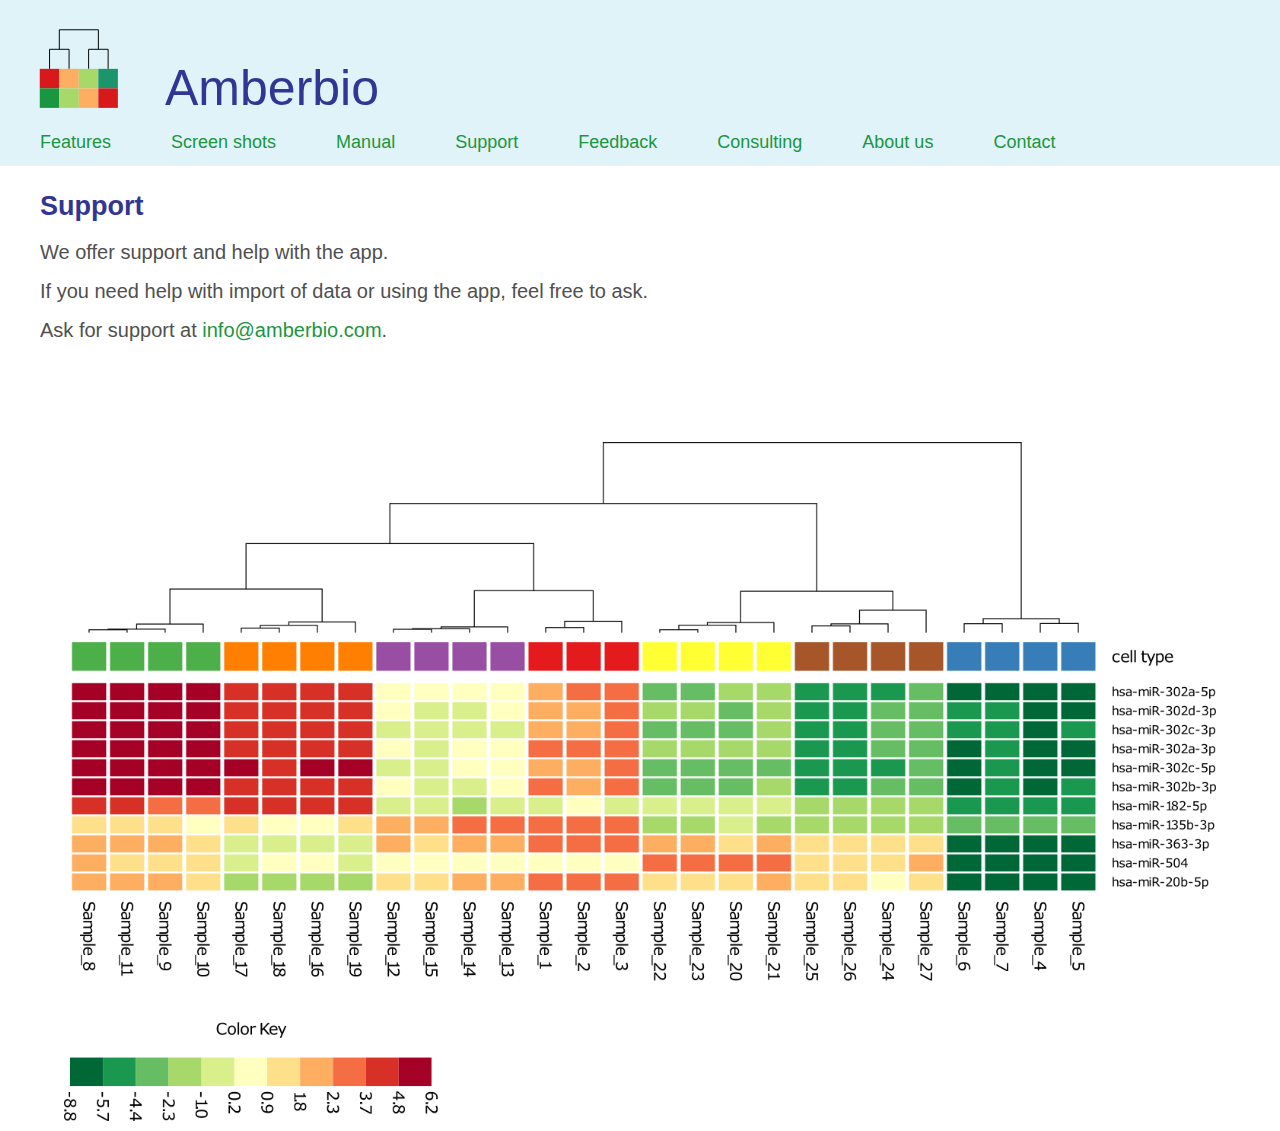
<file: www/public/support.html>
<!DOCTYPE html>
<html lang="en">
<head>
	<meta charset="utf-8" />
	<meta name="description" content="Amberbio app for data analysis.">
	<meta name="viewport" content="width=device-width, initial-scale=1, maximum-scale=1">
	<title>Amberbio</title>
	<link rel="icon" type="image/png" href="/favicon.png" />
	<link rel="stylesheet" href="css/index.css" type="text/css">
	<script>
	document.createElement('header');
	document.createElement('nav');
	document.createElement('article');
	document.createElement('section');
	</script>
</head>

<body>
<header id="home" class="header">

  <a href="/">
	<svg viewBox="0 0 1024 1024">

		<line x1="300" y1="100" x2="700" y2="100" style="stroke:rgb(0,0,0);stroke-width:10" />	
		<line x1="300" y1="100" x2="300" y2="300" style="stroke:rgb(0,0,0);stroke-width:10" />	
		<line x1="200" y1="300" x2="400" y2="300" style="stroke:rgb(0,0,0);stroke-width:10" />	
		<line x1="200" y1="300" x2="200" y2="500" style="stroke:rgb(0,0,0);stroke-width:10" />	
		<line x1="400" y1="300" x2="400" y2="500" style="stroke:rgb(0,0,0);stroke-width:10" />	
		<line x1="700" y1="100" x2="700" y2="300" style="stroke:rgb(0,0,0);stroke-width:10" />	
		<line x1="600" y1="300" x2="800" y2="300" style="stroke:rgb(0,0,0);stroke-width:10" />	
		<line x1="600" y1="300" x2="600" y2="500" style="stroke:rgb(0,0,0);stroke-width:10" />	
		<line x1="800" y1="300" x2="800" y2="500" style="stroke:rgb(0,0,0);stroke-width:10" />	

		<rect x="100" y="500" width="200" height="200" style="fill:rgb(215,25,28);stroke-width:0;stroke:rgb(0,0,0)"></rect>
		<rect x="100" y="700" width="200" height="200" style="fill:rgb(26,150,65);stroke-width:0;stroke:rgb(0,0,0)"></rect>
		<rect x="300" y="500" width="200" height="200" style="fill:rgb(253,174,97);stroke-width:0;stroke:rgb(0,0,0)"></rect>
		<rect x="300" y="700" width="200" height="200" style="fill:rgb(166,217,106);stroke-width:0;stroke:rgb(0,0,0)"></rect>
		<rect x="500" y="500" width="200" height="200" style="fill:rgb(166,217,106);stroke-width:0;stroke:rgb(0,0,0)"></rect>
		<rect x="500" y="700" width="200" height="200" style="fill:rgb(253,174,97);stroke-width:0;stroke:rgb(0,0,0)"></rect>
		<rect x="700" y="500" width="200" height="200" style="fill:rgb(26,150,106);stroke-width:0;stroke:rgb(0,0,0)"></rect>
		<rect x="700" y="700" width="200" height="200" style="fill:rgb(215,25,28);stroke-width:0;stroke:rgb(0,0,0)"></rect>
	</svg>
  </a>

	<a class="logo-text" href="/">Amberbio</a>
	<nav class="header-nav">
		<a href="/features">Features</a>
		<a href="/screen-shots">Screen shots</a>
		<a href="/manual">Manual</a>
		<a href="/support">Support</a>
		<a href="/feedback">Feedback</a>
		<a href="/consulting">Consulting</a>
		<a href="/about">About us</a>
		<a href="/contact">Contact</a>
	</nav>
	
	<div style="clear: both; height : 0px;"></div>
</header>

<article>

	<section id="support">
		<h1>Support</h1>
		<p class="tagline">We offer support and help with the app.</p>
		<p class="tagline">If you need help with import of data or using the app, feel free to ask.</p>
		<p class="tagline">Ask for support at <a href="mailto:info@amberbio.com">info@amberbio.com</a>.</p>
	</section>

	<div class="figure">
	  <img src="img/hierarchical-clustering-plot.png" alt="hierarchical clustering" style="width: 100%">
	</div>

</article>
</body>
</html>
</file>
<file: manual/index.css>
body {
    color : rgb(80,80,80);     
}

.header {
    background-color : rgb(224,243,248);
}

.formula {
	 text-align : center;
	 font-style : italic;
}

a {
    color : rgb(26,150,65);
}

a:hover {
    color : rgb(253,174,97);
}

h1, h1 > a, .logo-text {
    color : rgb(49,54,149);
}

h3 {
   color : rgb(128,177,211);
}

h4 {
   color : rgb(255,127,0)
}

section > div > h2 {
    color : rgb(69,117,180);
}

.logo-text:hover, .app-page {
    color : rgb(215,25,28);
}

body {
    font-family: 'Helvetica Neue', Helvetica, Arial, sans-serif;
    font-size : 18px;
    margin : 0;
    line-height : normal;
}

svg {
    width : 100px;
    height : 100px;
    margin-left : -10px;
}

.logo-text {
    position : relative;
    left : 30px;	
    bottom : 15px;
    font-weight : 300;
    font-size : 50px;
}

.iphone-framed-1 {
    display : inline-block;
}

.iphone-framed-2 {
    display : inline-block;
}

.app-store-badge {
    width : 200px;
}

.header {
    display : block;
    height : auto;
}

.header-nav a {
    float : left;
}

.tagline {
    font-size : 20px;
    line-height : 1.2;
    margin : 15px 0;
}

.services {
    overflow : hidden;
}

.column {
    display : inline-block;
    vertical-align : top;
    margin-bottom : 30px;
}

article {
    display : block;
    padding : 5px 0;
}

article > hgroup {
    padding-left : 50px;
}

section.manual {
    display : block;
    overflow : hidden;
    max-width : 800px;
}

section.manual > h1, section.manual > h1 > a {
   color : rgb(69,117,180);
}

.address {
    margin-bottom: 4em;
}

a {
    text-decoration : none;
    cursor : pointer;
}

h1 {
    font-family: 'Helvetica Neue Bold', Helvetica, Arial, sans-serif;
    font-size: 27px;
    font-weight: bold;
}

section > div > h2 {
    font-family: 'Helvetica Neue Bold', Helvetica, Arial, sans-serif;
    font-size: 18px;
    font-weight: bold;
}

.person-photo {
    width : 150px;
}

.figure {
    width : 90%;
    max-width : 1200px;
    margin: 100px auto 0 auto;
}

.table-wrapper {
	       overflow-x:scroll;
}

table {
    margin : 4em auto 2em auto;
    text-align : left;
    border: 1px solid black;
    border-spacing : 4.5em;
    border-collapse : collapse;
}

td, th {
    border: 1px solid black;
    padding : 15px;
}

.table-of-content-link {
    margin : 10px auto 0 20px;
    text-decoration: none;
    font-size: 110%;
}

.container {
    margin : 10px auto;
}

.carousel {
    margin : 0 auto;
}

.item  {
    background-color : white;
    margin-bottom : 100px;
}

.carousel-caption {
    bottom: -100px;
    color : black;
}

.carousel-indicators li {
    background-color: rgba(70,70,70,.25);
}

.carousel-indicators .active {
    background-color : rgb(26,150,65);
}

.carousel-control.left, .carousel-control.right {
    background-image : none; 
    color : rgb(26,150,65);
}

.carousel-inner > .item > img {
    border : thick solid black;
    border-radius : 10px;
    width: 70%;
    margin: auto;
}

@media only screen and (min-width : 320px) {

    .header {
	padding : 10px 15px 10px 15px;
    }

    .header-nav a {
	margin : 0 20px 3px 0;
    }
    
    .iphone-framed-1 {
        width : 15%;
	max-width : 200px;
    }

    .iphone-framed-2 {
       	width : 35.3%;
	max-width : 533px;
    }

    section {
       	margin : 10px 5px 20px 5px;
    }
    
   .column {
	width : 99%;
	margin-right : 0;
    }

    .container {
        padding : 30px 0 30px 0;
    }    

    .carousel {
       	width : 100%;
    }

    .carousel-indicators {
	bottom: -100px;
    }

    .carousel-inner {
	margin-bottom : 90px;
    }
}

@media only screen and (min-width : 480px) {

    .header {
	padding : 10px 25px 10px 25px;
    }

    .header-nav a {
	margin-right : 10px;
    }
    
    section {
       	margin : 20px 25px 30px 25px;
    }

    .carousel-indicators {
	bottom: -70px;
    }

    .carousel-inner {
	margin-bottom : 60px;
    }
}

@media only screen and (min-width : 768px) {

    .header {
	padding : 15px 25px 10px 25px;
    }

    .header-nav a {
	margin-right : 2.1%;
    }
    
    section {
       	margin : 20px 25px 30px 25px;
    }

    .column {
	width : 43%;
	margin-right : 6%;
    }

    .carousel {
       	width : 95%;
    }

    .carousel-indicators {
	bottom: -30px;
    }
}

@media only screen and (min-width : 992px) {

    .header {
	padding : 20px 40px 10px 40px;
    }

    .header-nav a {
	margin-right : 40px;
    }
    
    .column {
	width : 24%;
	margin-right : 6%;
    }
    
    section {
       	margin : 20px 40px 10px 40px;
    }

    .carousel {
       	width : 85%;
    }

    .carousel-indicators {
	bottom: -30px;
    }
}

@media only screen and (min-width : 1200px) {

    .header-nav a {
	margin-right : 60px;
    }

    .iphone-framed-1 {
#	width : 350px;
    }

    .iphone-framed-2 {
#	width : 580px;
    }
    
    .carousel {
       	width : 75%;
    }

    .carousel-indicators {
	bottom: -30px;
    }
}

.copyright-header {
	   margin: 30px 50px 0 50px;
}

.copyright {
	   margin: 30px 50px 50px 50px;
	   font-size: 80%;
}

ul {
   margin: 20px 10px 20px 10px;
}

li {
   margin: 20px 10px 20px 10px;
}
</file>
<file: www/public/css/index.css>
body {
    color : rgb(80,80,80);     
}

.header {
    background-color : rgb(224,243,248);
}

a {
    color : rgb(26,150,65);
}

a:hover {
    color : rgb(253,174,97);
}

h1, h1 > a, .logo-text {
    color : rgb(49,54,149);
}

section > div > h2 {
    color : rgb(69,117,180);
}

.logo-text:hover, .app-page {
    color : rgb(215,25,28);
}

body {
    font-family: 'Helvetica Neue', Helvetica, Arial, sans-serif;
    font-size : 18px;
    margin : 0;
    line-height : normal;
}

svg {
    width : 100px;
    height : 100px;
    margin-left : -10px;
}

.logo-text {
    position : relative;
    left : 30px;	
    bottom : 15px;
    font-weight : 300;
    font-size : 50px;
}

.iphone-framed-1 {
    display : inline-block;
}

.iphone-framed-2 {
    display : inline-block;
}

.app-store-badge {
    width : 200px;
}

.header {
    display : block;
    height : auto;
}

.header-nav a {
    float : left;
}

.tagline {
    font-size : 20px;
    line-height : 1.2;
    margin : 15px 0;
}

.services {
    overflow : hidden;
}

.column {
    display : inline-block;
    vertical-align : top;
    margin-bottom : 30px;
}

article {
    display : block;
    padding : 5px 0;
}

article > hgroup {
    padding-left : 50px;
}

section.manual {
    display : block;
    overflow : hidden;
    max-width : 800px;
}

section.manual > h1, section.manual > h1 > a {
   color : rgb(69,117,180);
}

.address {
    margin-bottom: 4em;
}

a {
    text-decoration : none;
    cursor : pointer;
}

h1 {
    font-family: 'Helvetica Neue Bold', Helvetica, Arial, sans-serif;
    font-size: 27px;
    font-weight: bold;
}

section > div > h2 {
    font-family: 'Helvetica Neue Bold', Helvetica, Arial, sans-serif;
    font-size: 18px;
    font-weight: bold;
}

.person-photo {
    width : 150px;
}

.figure {
    width : 90%;
    max-width : 1200px;
    margin: 100px auto 0 auto;
}

table {
    margin : 4em auto 2em auto;
    text-align : left;
    border: 1px solid black;
    border-spacing : 4.5em;
    border-collapse : collapse;
}

td, th {
    border: 1px solid black;
    padding : 15px;
}

.table-of-content-link {
    margin : 10px auto 0 20px;
    text-decoration: none;
    font-size: 110%;
}

.container {
    margin : 10px auto;
}

.carousel {
    margin : 0 auto;
}

.item  {
    background-color : white;
    margin-bottom : 100px;
}

.carousel-caption {
    bottom: -100px;
    color : black;
}

.carousel-indicators li {
    background-color: rgba(70,70,70,.25);
}

.carousel-indicators .active {
    background-color : rgb(26,150,65);
}

.carousel-control.left, .carousel-control.right {
    background-image : none; 
    color : rgb(26,150,65);
}

.carousel-inner > .item > img {
    border : thick solid black;
    border-radius : 10px;
    width: 70%;
    margin: auto;
}

@media only screen and (min-width : 320px) {

    .header {
	padding : 10px 15px 10px 15px;
    }

    .header-nav a {
	margin : 0 20px 3px 0;
    }
    
    .iphone-framed-1 {
        width : 15%;
	max-width : 200px;
    }

    .iphone-framed-2 {
       	width : 35.3%;
	max-width : 533px;
    }

    section {
       	margin : 10px 5px 20px 5px;
    }
    
   .column {
	width : 99%;
	margin-right : 0;
    }

    .container {
        padding : 30px 0 30px 0;
    }    

    .carousel {
       	width : 100%;
    }

    .carousel-indicators {
	bottom: -100px;
    }

    .carousel-inner {
	margin-bottom : 90px;
    }
}

@media only screen and (min-width : 480px) {

    .header {
	padding : 10px 25px 10px 25px;
    }

    .header-nav a {
	margin-right : 10px;
    }
    
    section {
       	margin : 20px 25px 30px 25px;
    }

    .carousel-indicators {
	bottom: -70px;
    }

    .carousel-inner {
	margin-bottom : 60px;
    }
}

@media only screen and (min-width : 768px) {

    .header {
	padding : 15px 25px 10px 25px;
    }

    .header-nav a {
	margin-right : 2.1%;
    }
    
    section {
       	margin : 20px 25px 30px 25px;
    }

    .column {
	width : 43%;
	margin-right : 6%;
    }

    .carousel {
       	width : 95%;
    }

    .carousel-indicators {
	bottom: -30px;
    }
}

@media only screen and (min-width : 992px) {

    .header {
	padding : 20px 40px 10px 40px;
    }

    .header-nav a {
	margin-right : 40px;
    }
    
    .column {
	width : 24%;
	margin-right : 6%;
    }
    
    section {
       	margin : 20px 40px 10px 40px;
    }

    .carousel {
       	width : 85%;
    }

    .carousel-indicators {
	bottom: -30px;
    }
}

@media only screen and (min-width : 1200px) {

    .header-nav a {
	margin-right : 60px;
    }

    .iphone-framed-1 {
#	width : 350px;
    }

    .iphone-framed-2 {
#	width : 580px;
    }
    
    .carousel {
       	width : 75%;
    }

    .carousel-indicators {
	bottom: -30px;
    }
}

.copyright-header {
	   margin: 30px 50px 0 50px;
}

.copyright {
	   margin: 30px 50px 50px 50px;
	   font-size: 80%;
}

ul {
   margin: 20px 10px 20px 10px;
}

li {
   margin: 20px 10px 20px 10px;
}
</file>
